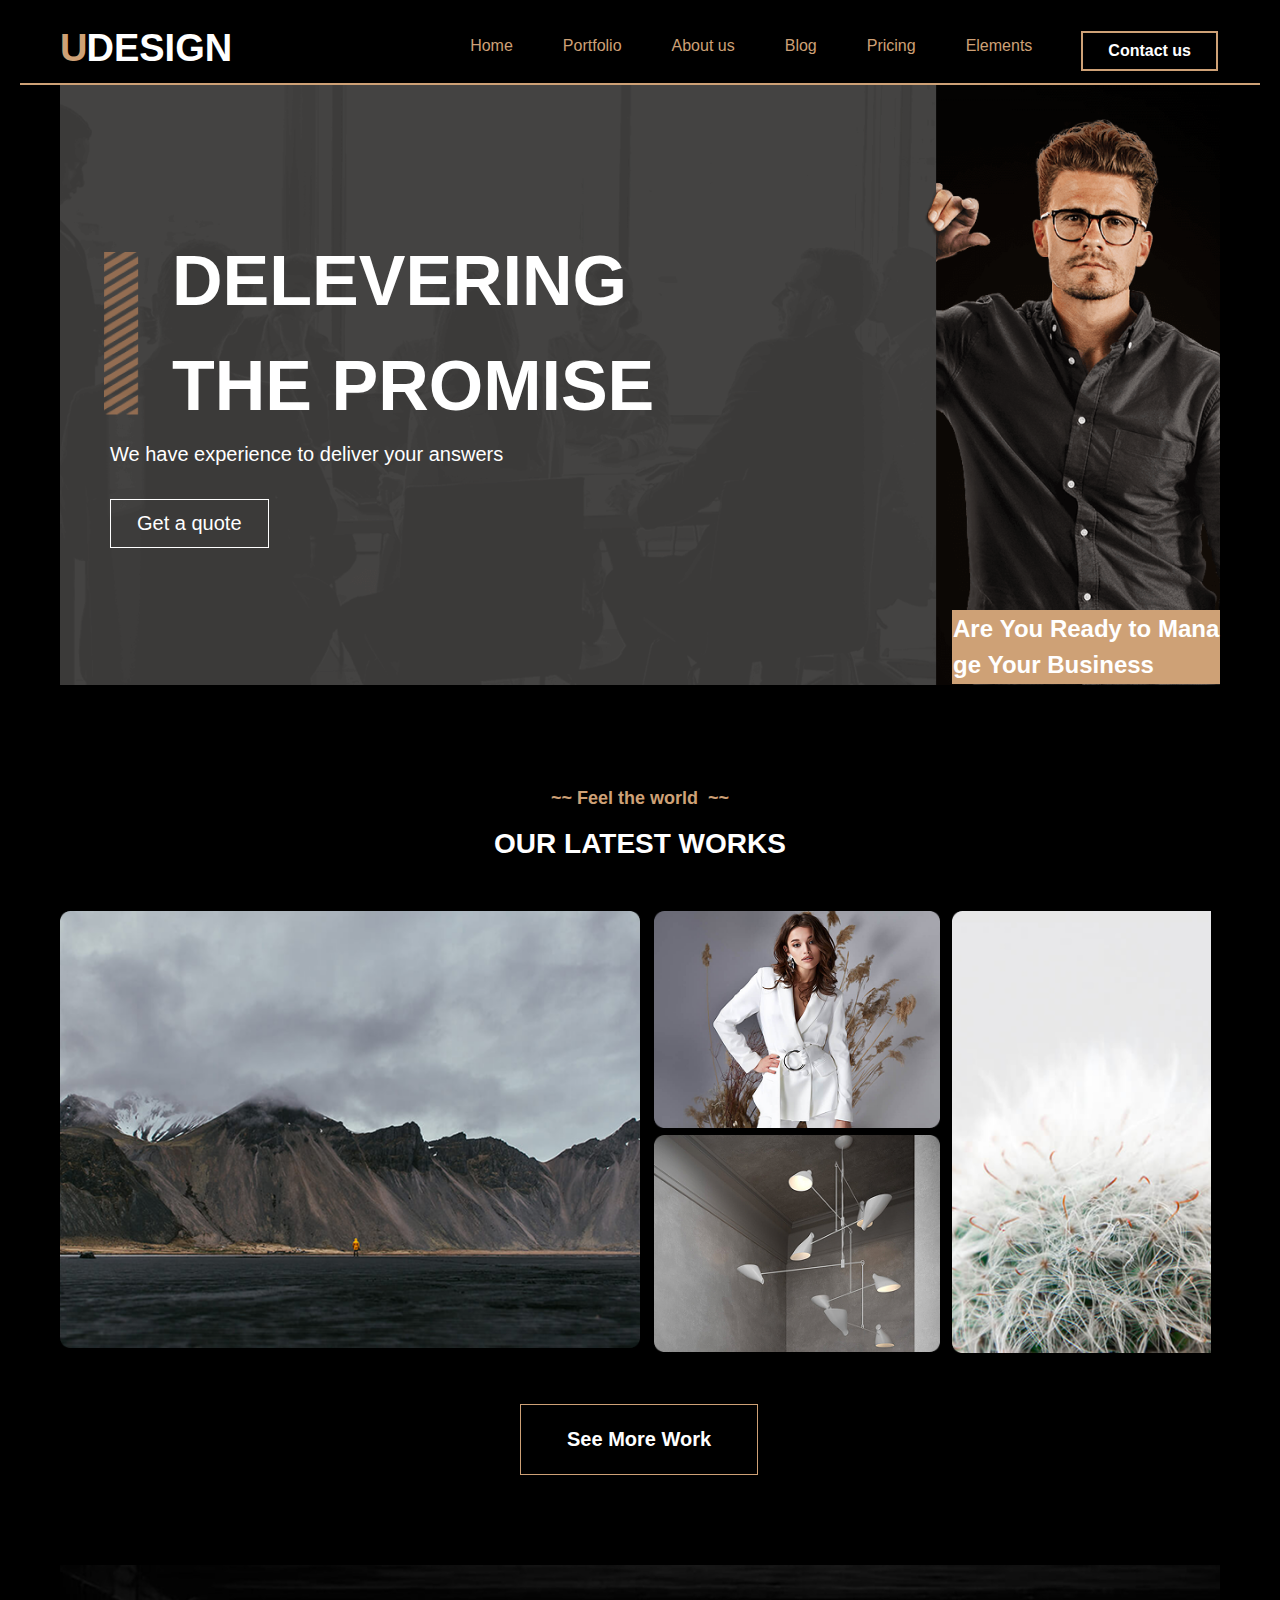
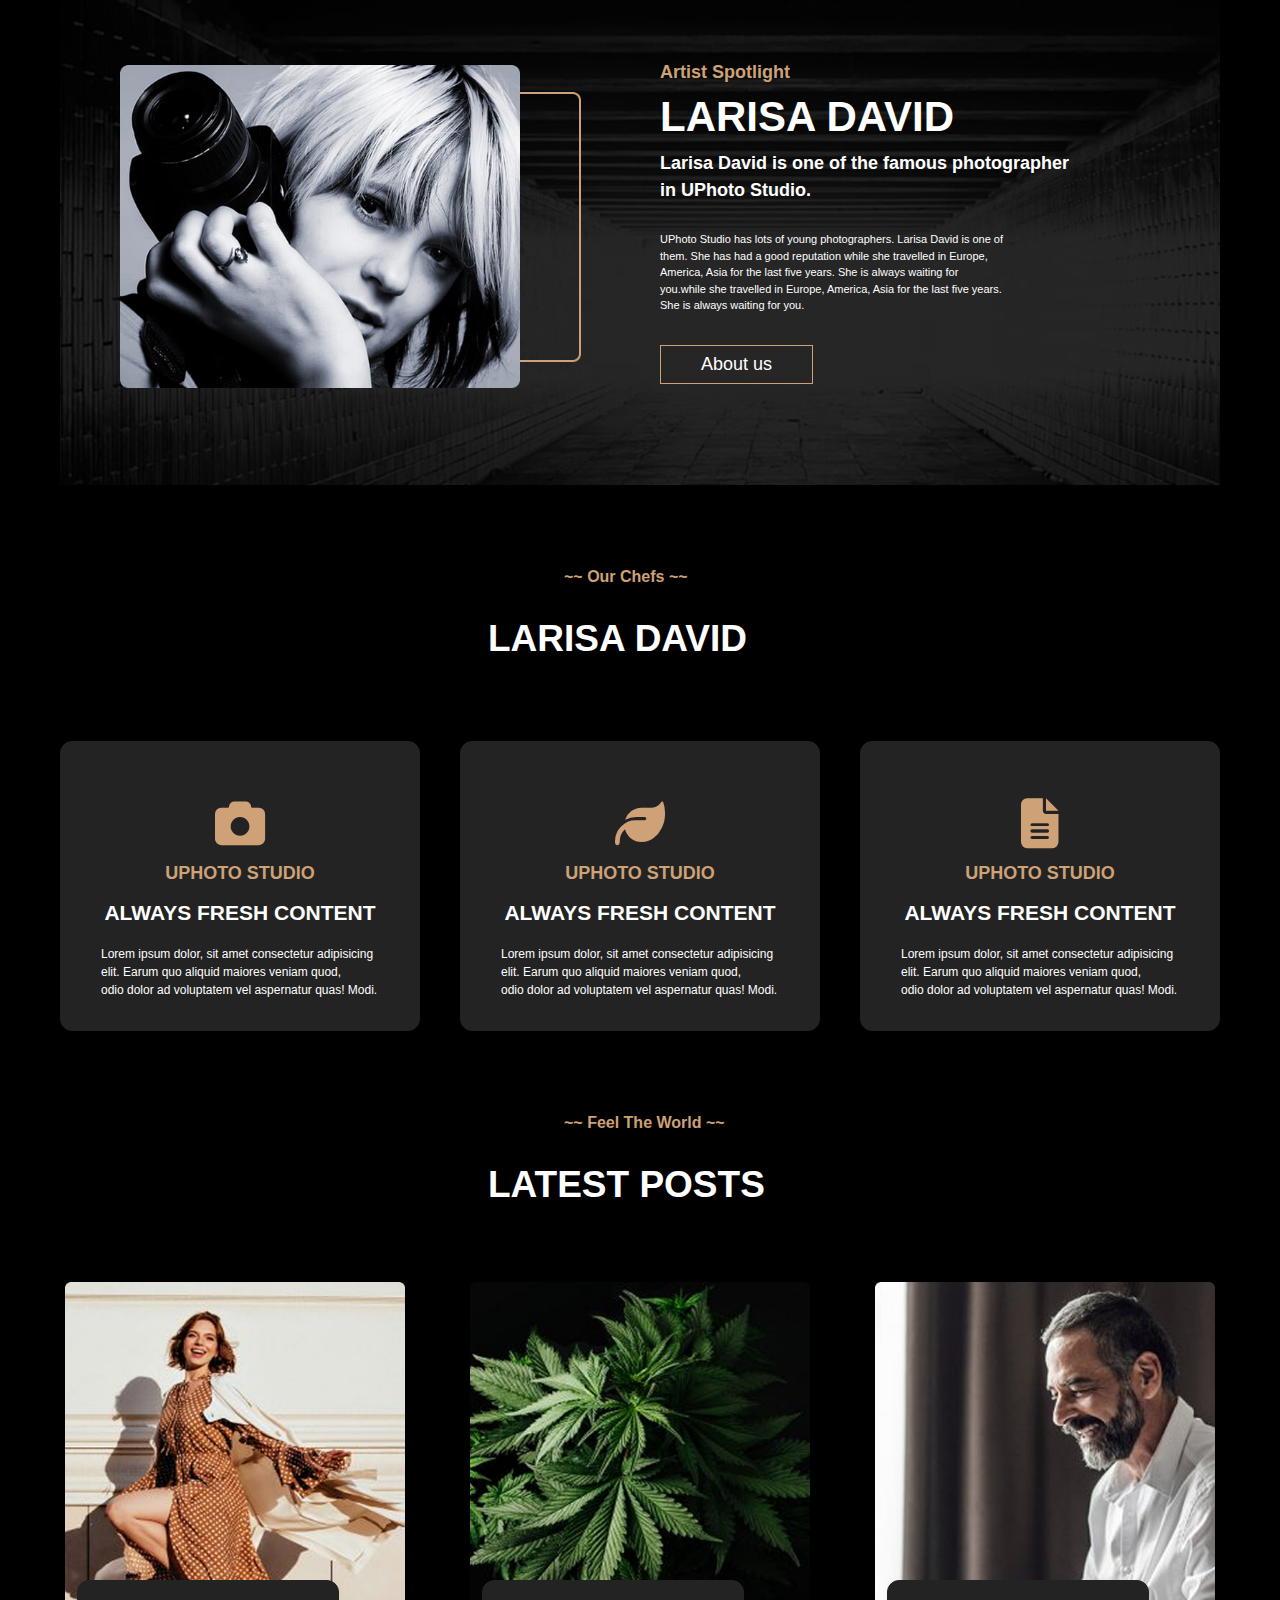
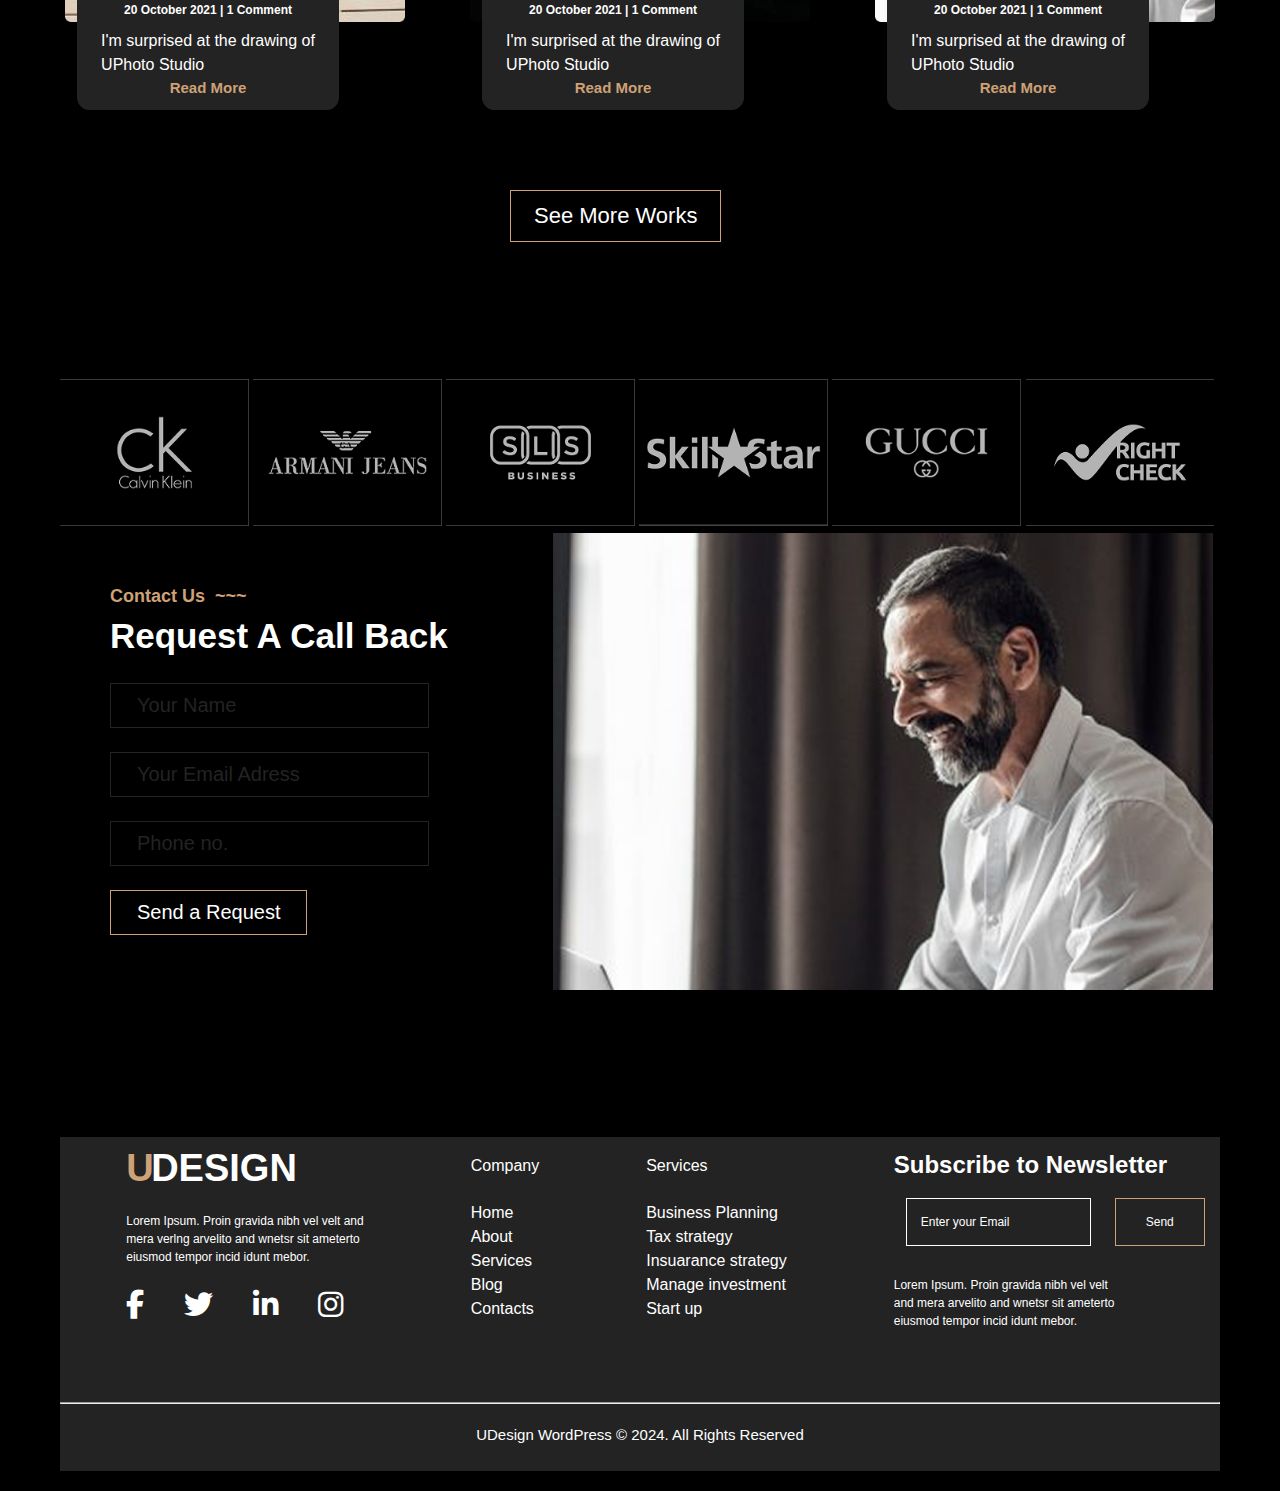
<file: index.html>
<!DOCTYPE html>
<html lang="en">
<head>
    <meta charset="UTF-8">
    <meta name="viewport" content="width=device-width, initial-scale=1.0">
    <title>udesign</title>
    <link rel="stylesheet" href="css/style.css">
    <link rel="stylesheet" href="https://cdnjs.cloudflare.com/ajax/libs/font-awesome/6.7.2/css/all.min.css ">
</head>
<body>
    <header class="header">
        <div class="container">
            <div class="logo">
                <span style="font-size: 38px; color: #cea176; font-weight: 700;">U</span>
                <span style="font-size: 38px; margin-left:-239px;font-weight: 700;">DESIGN</span>
                   <ul>
                    <li>Home</li>
                    <li>Portfolio</li>
                    <li>About us</li>
                    <li>Blog</li>
                    <li>Pricing</li>
                    <li>Elements</li>
                   </ul>  
                   <button class="btn">Contact us</button>
                </div>
              </div>
    </header>
    <section>
        <div class="container">
            <div class="banner">
             <img src="img/divider-1 1.png" alt="">
                         <h1>DELEVERING <br> THE PROMISE</h1>
                         <p>We have experience to deliver your answers</p>
                         <button class="btnn">Get a quote</button>
                         <h2>Are You Ready to Mana <br>ge Your Business</h2>
                </div>
              </div>
            </div>
    </section>
    <section>
        <div class="container">
            <div class="feel">
                <h3>~~&nbsp;Feel the world &nbsp;~~</h3>
                <h2>OUR LATEST WORKS</h2>
            </div>
            </div>
        </section>
         <section>
        <div class="container f-main">
            <div class="f-menu">
                <img src="img/Rectangle 8.png"alt="" >
            </div>
            <div class="f-mine">
                <div c>
                    <img src="img/Rectangle 10.png"alt="" >
                    <img src="img/Rectangle 11.png" alt="" >
                </div>
                <div class="f-male">
                    <img src="img/Rectangle 12.png" alt="" >
                </div>
                <button class="btnnn">See More Work</button>
            </div>
        </div>
        <div class="container">
        <button class="btnnn">See More Work</button>
    </div>
    </section>
    <section>
        <div class="container">
            <div class="fall">
               <img src="img/Rectangle 16.png" alt="" style="height: 270px;  position: absolute;
           margin-left: 449px; margin-top: 127px;">
              <img src="img/Rectangle 15.png" alt="" style="width: 400px;margin-top: 100px;
                 position: absolute; margin-left: 60px;">
                 <div class="falls">
                 <h3>Artist Spotlight</h3>
                 <h2>LARISA DAVID</h2>
                 <h5>Larisa David is one of the famous photographer <br> in UPhoto Studio.</h5>
                 <p>UPhoto Studio has lots of young photographers. Larisa David is one of <br>them. She has had a good reputation while she travelled in Europe, <br>America, Asia for the last five years. She is always waiting for <br> you.while she travelled in Europe, America, Asia for the last five years. <br> She is always waiting for you.</p>
                 <button class="btnnnn">About us</button>
            </div>
               </div>
        </div>
    </section>
    <section>
        <div class="container">
            <div class="law">
            <h4>~~&nbsp;Our Chefs&nbsp;~~</h4>
           <h2>LARISA DAVID</h2>
            </div>
        </div>
    </section>
    <section>
        <div class="container">
            <div class="you">
                <div class="zoom">
                    <i class="fa-solid fa-camera" style="color: #cea176; font-size: 50px;display: flex; justify-content: center; margin-top: 25px;"></i>
                    <h4>UPHOTO STUDIO</h4>
                    <h3>ALWAYS FRESH CONTENT</h3>
                    <p>Lorem ipsum dolor, sit amet consectetur adipisicing <br> elit. Earum quo aliquid maiores veniam quod,<br> odio dolor ad voluptatem vel aspernatur quas! Modi.</p>
                </div>
                <div class="zoom">
                    <i class="fa-solid fa-leaf" style="color: #cea176; font-size: 50px;display: flex;justify-content: center;margin-top: 25px;"></i>
                    <h4>UPHOTO STUDIO</h4>
                    <h3>ALWAYS FRESH CONTENT</h3>
                    <p>Lorem ipsum dolor, sit amet consectetur adipisicing <br> elit. Earum quo aliquid maiores veniam quod,<br> odio dolor ad voluptatem vel aspernatur quas! Modi.</p>
                </div>
                <div class="zoom">
                    <i class="fa-solid fa-file-lines" style="color: #cea176;  font-size: 50px;display: flex;justify-content: center;margin-top: 25px;"></i>
                    <h4>UPHOTO STUDIO</h4>
                    <h3>ALWAYS FRESH CONTENT</h3>
                    <p>Lorem ipsum dolor, sit amet consectetur adipisicing <br> elit. Earum quo aliquid maiores veniam quod,<br> odio dolor ad voluptatem vel aspernatur quas! Modi.</p>
                </div>
             </div>
              </div>
    </section>
    <section>
        <div class="container">
            <div class="law">
                <h4>~~&nbsp;Feel The World&nbsp;~~</h4>
                <h2>LATEST POSTS</h2>
           </div>
        </div>
    </section>
    <section>
        <div class="container">
            <div class="hill">
                <div class="fill">
                    <img src="img/Rectangle 21 (1).png" alt="">
                    <div class="nill">
                      <h5>20 October 2021 |  1 Comment</h5>
                      <p>I'm surprised at the drawing of <br> UPhoto Studio</p>
                      <h3>Read More</h3>
                    </div>
                </div>
                <div class="fill">
                    <img src="img/Rectangle 21 (2).png" alt="">
                    <div class="nill">
                      <h5>20 October 2021 |  1 Comment</h5>
                      <p>I'm surprised at the drawing of <br> UPhoto Studio</p>
                      <h3>Read More</h3>
                    </div>
                </div>
                <div class="fill">
                    <img src="img/Rectangle 21 (4).png" alt="">
                    <div class="nill">
                      <h5>20 October 2021 |  1 Comment</h5>
                      <p>I'm surprised at the drawing of <br> UPhoto Studio</p>
                      <h3>Read More</h3>
                      <button class="much">See More Works</button>
                    </div>
                </div>
            </div>
        </div>
    </section>
    <section>
        <div class="container">
            <div class="let">
                   <img src="img/Rectangle 25.png" alt="">                   
                   <img src="img/Rectangle 26.png" alt="">
                   <img src="img/Rectangle 27.png" alt="">
                   <img src="img/Rectangle 28.png" alt="">
                   <img src="img/Rectangle 29.png" alt="">
                   <img src="img/Rectangle 30.png" alt="">
          </div> 
        </div>
    </section>
    <section>
        <div class="container">
            <div class="get">
                <div class="get1">
                    <h3>Contact Us &nbsp;~~~</h3>
                    <h2>Request A Call Back</h2>
                   <form>
                        <label for="Your Name"></label>
                        <input type="text" id="Your Name" value="Your Name" style="font-size: 20px;padding: 10px 26px;
                        background-color: transparent;color: #232323;border: 1px solid #232323; cursor: pointer"><br><br>
                        <label for="Your Email Adress"></label>
                        <input type="text" id="Your Email Adress" value="Your Email Adress"style="font-size: 20px;
                        padding: 10px 26px;
                        background-color: transparent;color: #232323;border: 1px solid #232323;cursor: pointer;
                        "><br><br>
                        <label for="Phone no."></label>
                        <input type="text" id="Phone no." value="Phone no." style="font-size: 20px;padding: 10px 26px;background-color: transparent;color: #232323;border: 1px solid #232323;cursor: pointer;
                        "><br><br>
                        <button type="submit"style=" font-size: 20px;padding: 10px 26px;background-color: transparent;
                        color: #fff;border: 1px solid #cea176;cursor: pointer;
                        ">Send a Request</button>
                    </form>
                </div>
                <div class="net">
                    <img src="img/Rectangle 33.png" alt="">

                </div>
              </div>
            </div>
    </section>
    <footer>
        <div class="container">
            <div class="lift">
            <div class="wall">
                <div class="edge">
                    <span style="font-size: 38px; color: #cea176; font-weight: 700;">U</span>
                    <span style="font-size: 38px; margin-left:-7px;font-weight: 700;">DESIGN</span>
                    <p>Lorem Ipsum. Proin gravida nibh vel velt and <br> mera verlng arvelito and wnetsr sit ameterto <br>eiusmod tempor incid idunt mebor.</p>
                    <div class="icon">
                    <i class="fa-brands fa-facebook-f" style="margin-top: 24px; font-size: 29px;"></i>
                    <i class="fa-brands fa-twitter" style="margin-top: 24px; font-size: 29px;"></i>
                    <i class="fa-brands fa-linkedin-in" style="margin-top: 24px; font-size: 29px;"></i>
                    <i class="fa-brands fa-instagram" style="margin-top: 24px; font-size: 29px;"></i>
                </div>
                </div>
                <div class="list">
                    <ul>Company</ul>
                    <li>Home</li>
                    <li>About</li>
                    <li>Services</li>
                    <li>Blog</li>
                    <li>Contacts</li>
                  </div>
                  <div class="list">
                    <ul>Services</ul>
                    <li>Business Planning</li>
                    <li>Tax strategy</li>
                    <li>Insuarance strategy</li>
                    <li>Manage investment</li>
                    <li>Start up</li>
                  </div>
                  <div class="in">
                    <h2>Subscribe to Newsletter</h2>
                   <form style="display: flex;gap: 12px;">
                    <label for="Enter your Email"></label>
                    <input type="text" id="Enter your Email" value="Enter your Email" style="font-size: 12px; padding: 10px 14px;background-color: transparent;color:#fff;border: 1px solid #fff;cursor: pointer;
                    "><br><br>
                  <button type="submit" style=" font-size: 12px;padding:7px 30px;background-color: transparent;
             color: #fff;border: 1px solid #cea176;cursor: pointer;">Send</button>
                   </form>
                   <p>Lorem Ipsum. Proin gravida nibh vel velt <br> and mera  arvelito and wnetsr sit ameterto <br> eiusmod tempor incid idunt mebor.</p> 
                  </div>
                   </div><br><br><br><hr>
                   <h4 style=" font-size: 15px;font-weight: 500;display: flex;justify-content: center;margin-top: 20px;">UDesign WordPress © 2024. All Rights Reserved</h4> <br>
                </div>
            </div>
             </div>
    </footer>
</body>
</html>
</file>
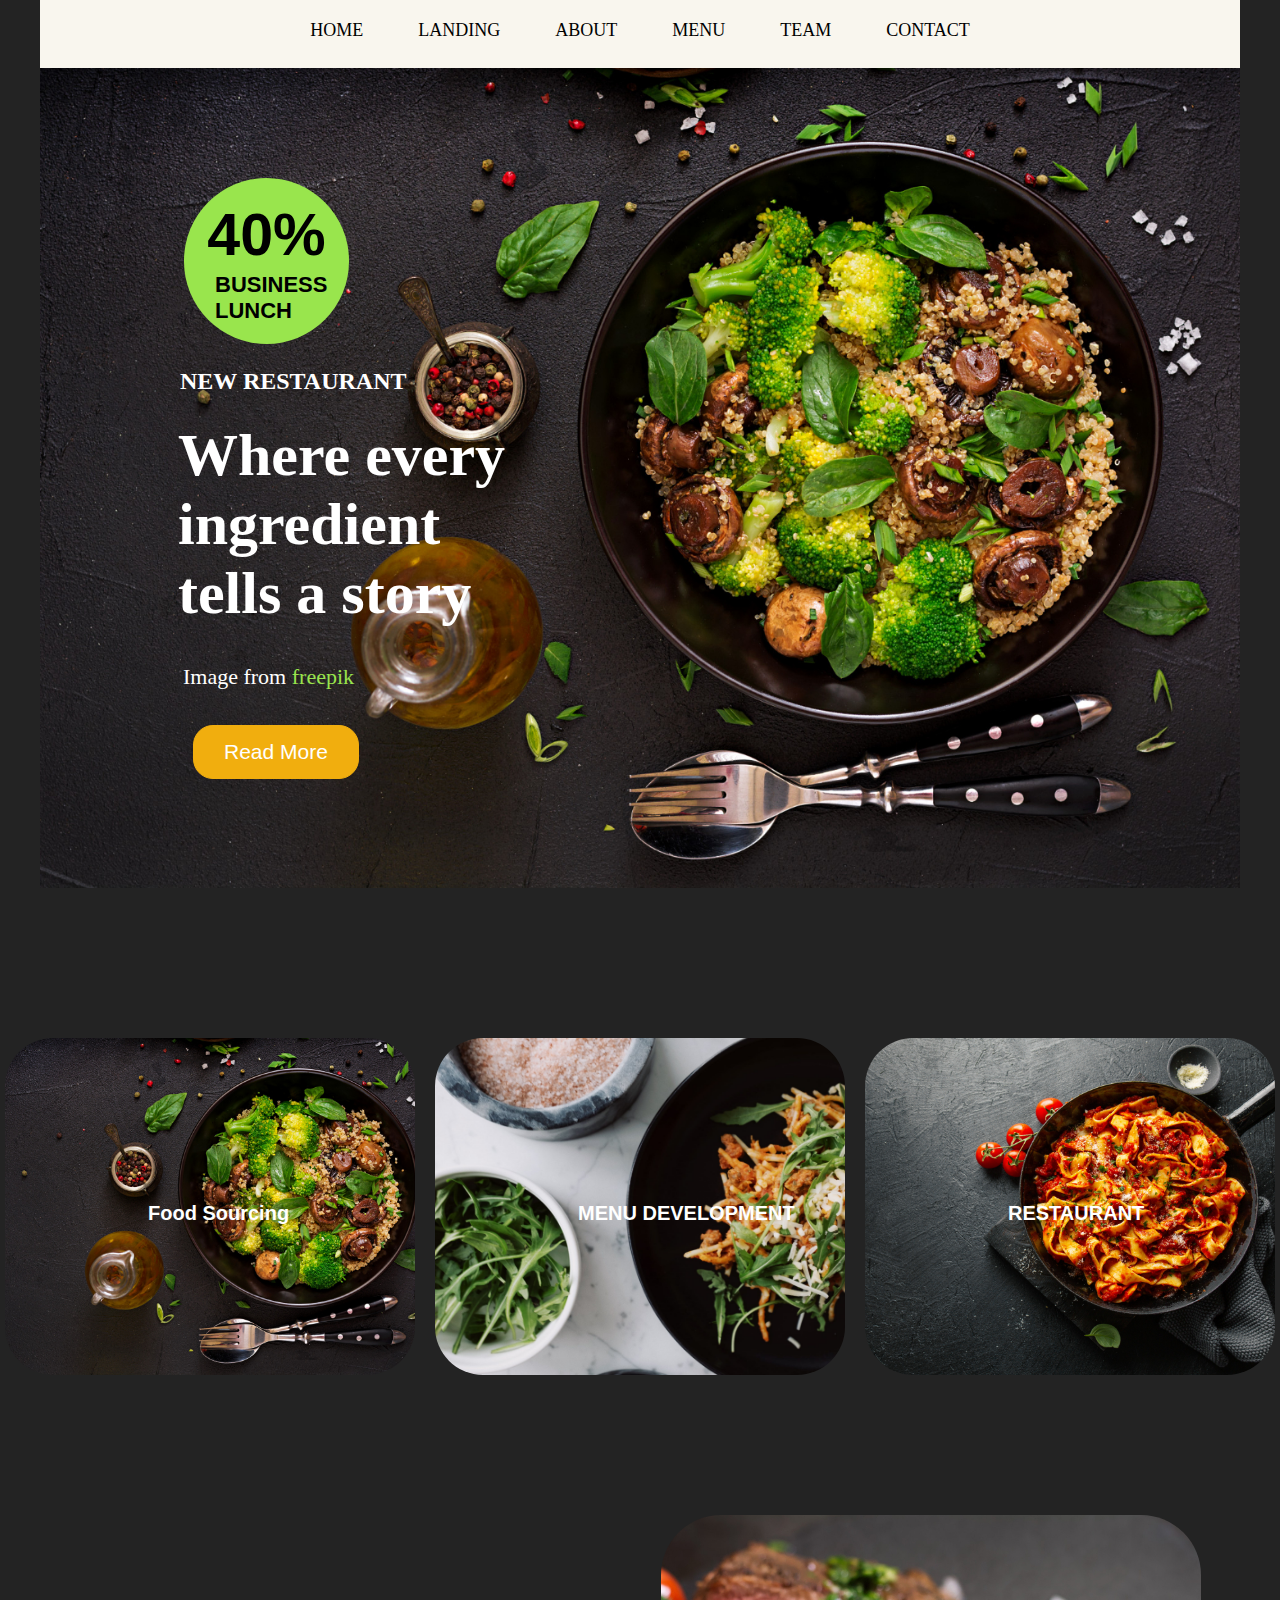
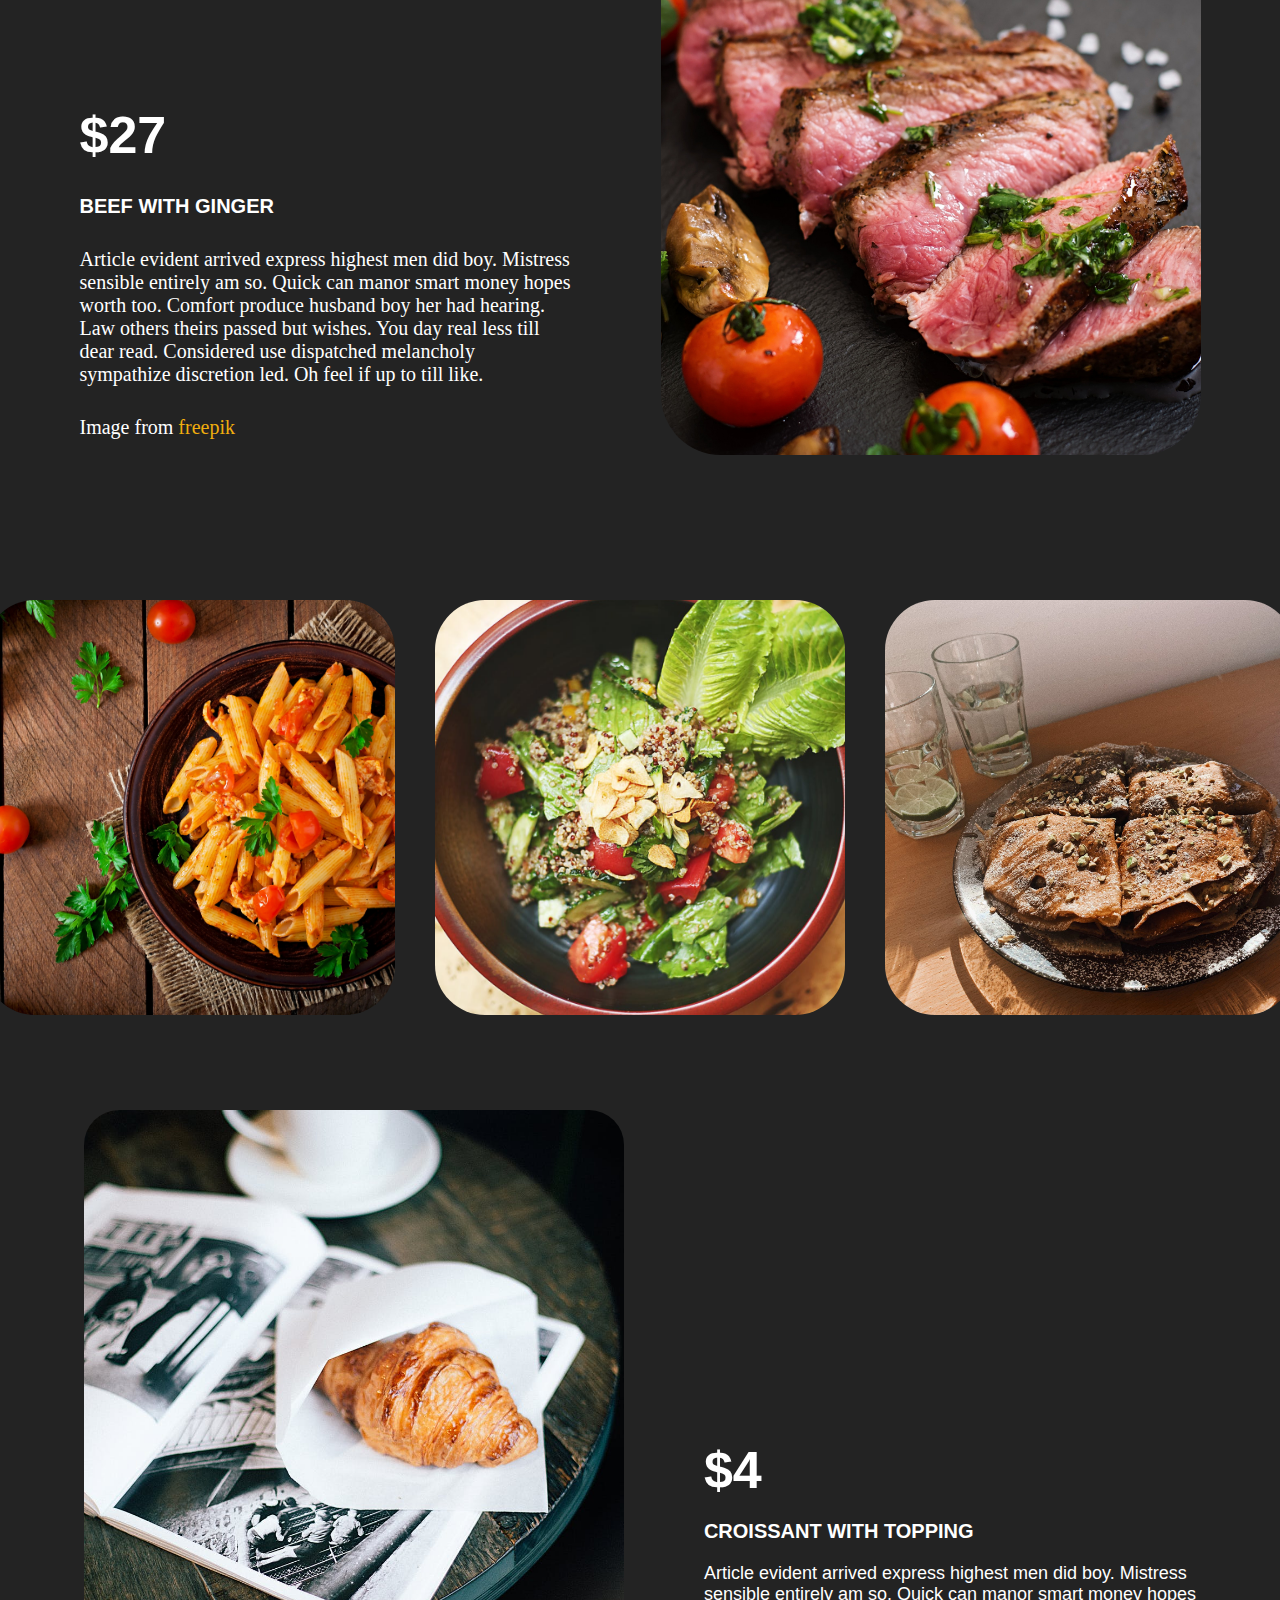
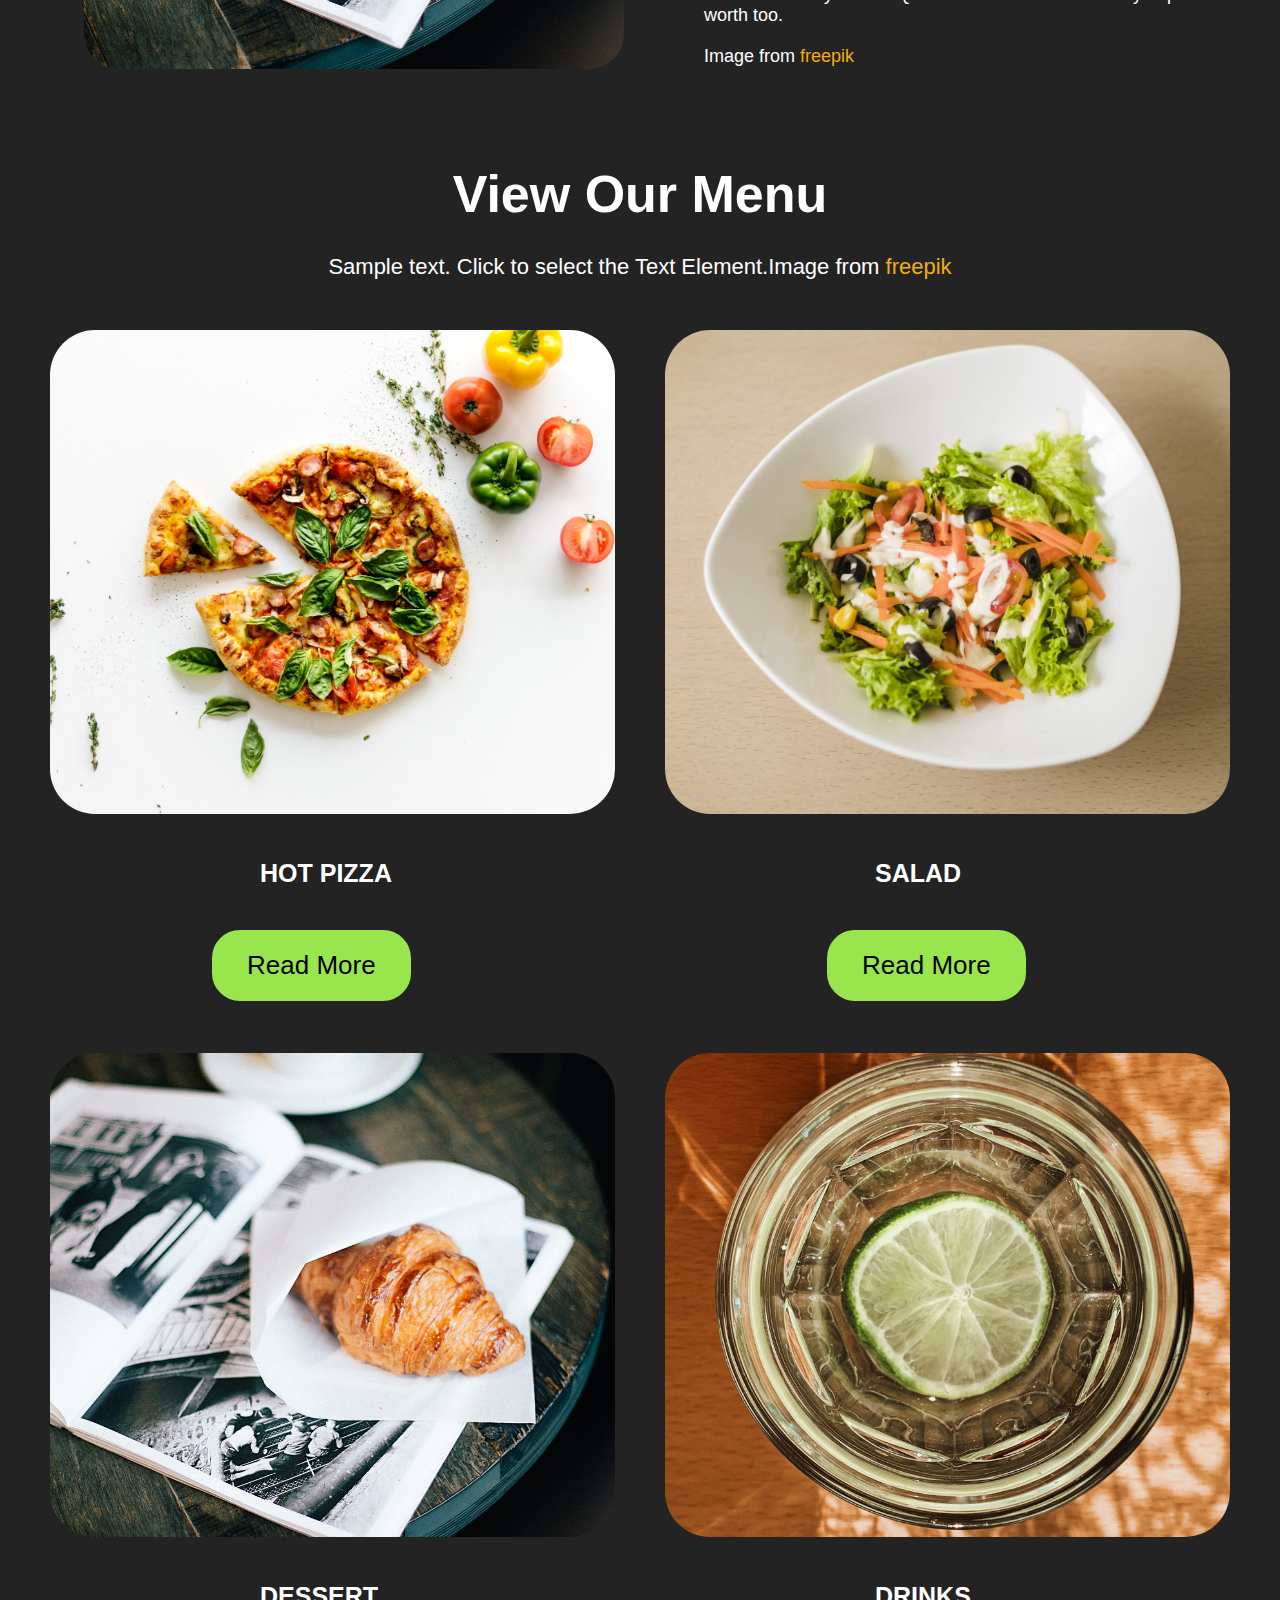
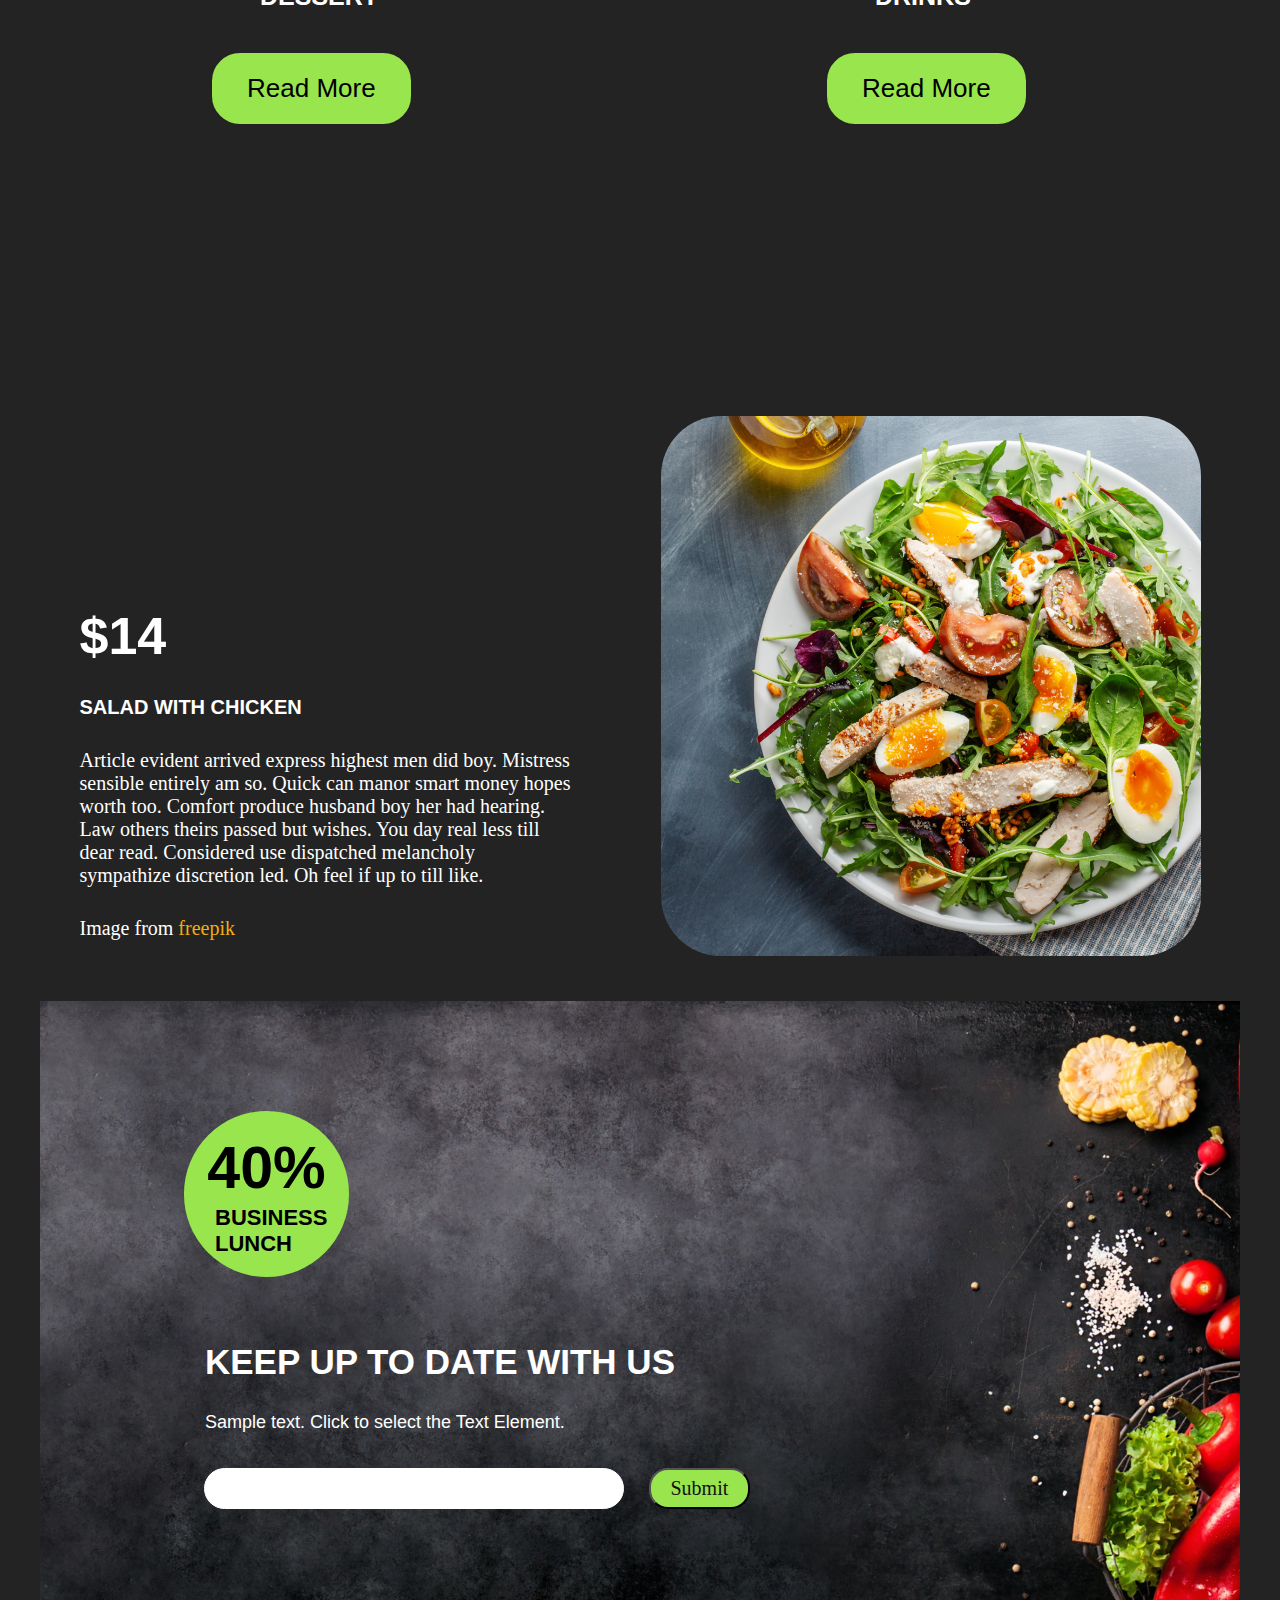
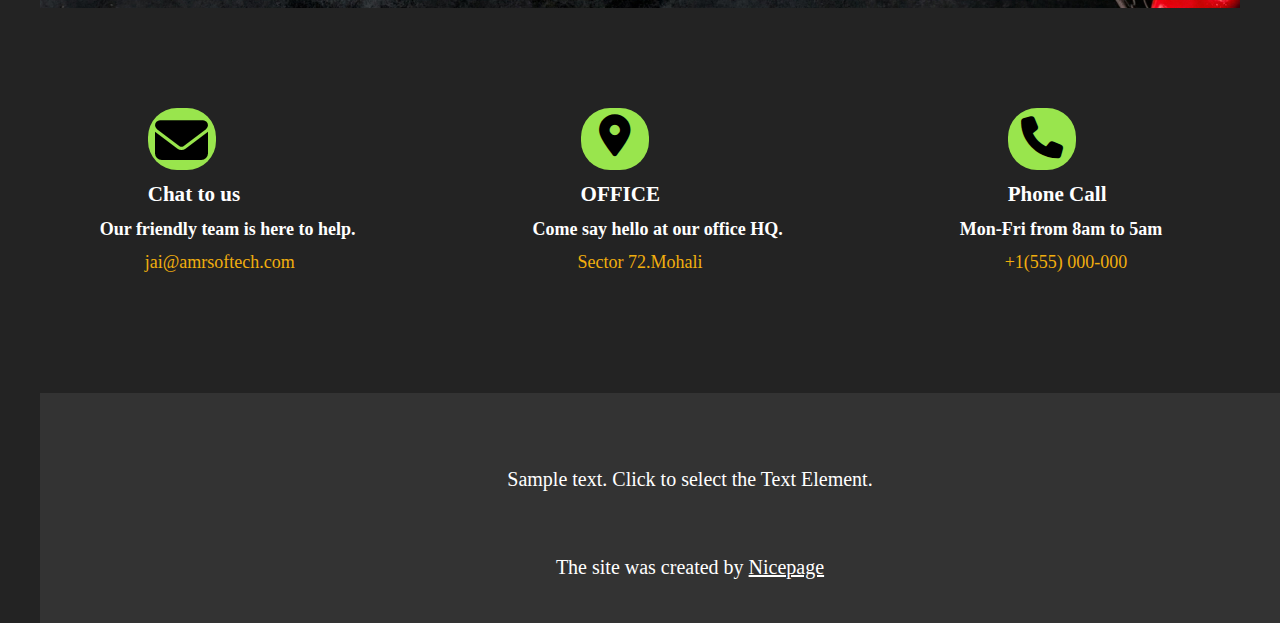
<file: int.html>
<!DOCTYPE html>
<html lang="en">
<head>
    <meta charset="UTF-8">
    <meta name="viewport" content="width=device-width, initial-scale=1.0">
    <title>Pizza</title>
    <link rel="stylesheet" href="css/style2.css">
    <link rel="stylesheet" href="https://cdnjs.cloudflare.com/ajax/libs/font-awesome/6.7.2/css/all.min.css">
</head>
<body>
    <header>
         <div class="container">
          <div class="head">
            <ul>
                <li>HOME</li>
                <li>LANDING</li>
                <li>ABOUT</li>
                <li>MENU</li>
                <li>TEAM</li>
                <li>CONTACT</li>
            </ul>
         </div>
         </div>
    </header>
    <section>
        <div class="container">
            <div class="banner">
                <div class="heads">
               <h2>40%</h2>
               <h6>BUSINESS <br>LUNCH</h6>
               <h5>NEW RESTAURANT</h5>
               <h1> Where every <br> ingredient <br> tells a story</h1>
               <p>Image from <a href="https://www.freepik.com/" style="color: #99e54d;text-decoration: none;
                cursor: pointer;">freepik</a></p>
                <button class="btn">Read More</button>
            </div>
          </div>
        </div>
    </section>
    <section>
        <div class="container">
            <div class="mean">
                <div class="menu">
                    <img src="img/food.jpg" alt="">
                    <h2>Food Sourcing</h2>
                  </div>
                  <div class="menu">
                    <img src="img/resort.jpeg" alt="">
                    <h2>MENU DEVELOPMENT</h2>
                  </div>
                  <div class="menu">
                    <img src="img/resort1.jpg" alt="">
                    <h2>RESTAURANT</h2>
                  </div>
            </div>
        </div>
    </section>
    <section>
        <div class="container">
            <div class="xtra">
                <div class="edge">
                    <h2>$27</h2>
                    <h6>BEEF WITH GINGER</h6>
                    <p> Article evident arrived express highest men did boy. Mistress <br> sensible entirely am so. Quick can manor smart money hopes  <br>worth too. Comfort produce husband boy her had hearing. <br>Law others theirs passed but wishes. You day real less till <br>dear read. Considered use dispatched melancholy <br>sympathize discretion led. Oh feel if up to till like. </p>
                    <p>Image from <a href="https://www.freepik.com/" style="color: #f1ae0e;text-decoration: none;
                cursor: pointer;">freepik</a></p>
                   </div>
                   <div class="edge1">
                    <img src="img/resort2.jpg" alt="">
                     </div>
                    </div>
                   </div>
    </section>
    <section>
        <div class="container">
            <div class="hill">
                <div class="hill1">
                    <img src="img/resort3.jpg" alt="">
                 </div>
                 <div class="hill1">
                    <img src="img/resort4.jpeg" alt="">
                 </div>
                 <div class="hill1">
                    <img src="img/resort5.jpeg" alt="">
                 </div>
            </div>
           </div>
    </section>
    <section>
        <div class="container">
            <div class="eve">
                <div class="raw">
                    <img src="img/resort6.jpeg" alt="">
                </div>
                 <div class="raw1">
                    <h2>$4</h2>
                    <h6>CROISSANT WITH TOPPING</h6>
                    <p>Article evident arrived express highest men did boy. Mistress <br>sensible entirely am so. Quick can manor smart money hopes <br> worth too.</p>
                    <p>Image from <a href="https://www.freepik.com/" style="color: #f1ae0e;text-decoration: none;
                cursor: pointer;">freepik</a></p>
                 </div>
            </div>
          </div>
    </section>
    <section>
        <div class="container">
            <div class="war">
            <h2>View Our Menu</h2>
            </div>
            <div class="war1">
                <p>Sample text. Click to select the Text Element.</p>
                <p>Image from <a href="https://www.freepik.com/" style="color: #f1ae0e;text-decoration: none;
                cursor: pointer;">freepik</a></p>
            </div>
          </div>
    </section>
    <section>
        <div class="container">
            <div class="ace">
                <div class="ace1">
                    <img src="img/resort7.jpg" alt="">
                    <h4>HOT PIZZA</h4>
                    <button class="btn1">Read More</button>
             </div>
             <div class="ace1">
                <img src="img/resort8.jpg" alt="">
                <h4>SALAD</h4>
                <button class="btn1">Read More</button>
         </div>
        </div>
    </div>
              </section>
    <section>
        <div class="container">
            <div class="ace">
         <div class="ace1">
            <img src="img/resort6.jpeg" alt="">
            <h4>DESSERT</h4>
            <button class="btn1">Read More</button>
     </div>
         <div class="ace1">
          <img src="img/resort9.jpeg" alt="">
          <h4>DRINKS</h4>
          <button class="btn1">Read More</button>
          </div>
             </div>
             </div>
    </section>
    <section>
        <div class="container">
            <div class="xtra">
                <div class="edge">
                    <h2>$14</h2>
                    <h6>SALAD WITH CHICKEN</h6>
                    <p> Article evident arrived express highest men did boy. Mistress <br> sensible entirely am so. Quick can manor smart money hopes  <br>worth too. Comfort produce husband boy her had hearing. <br>Law others theirs passed but wishes. You day real less till <br>dear read. Considered use dispatched melancholy <br>sympathize discretion led. Oh feel if up to till like. </p>
                    <p>Image from <a href="https://www.freepik.com/" style="color: #f1ae0e;text-decoration: none;
                cursor: pointer;">freepik</a></p>
                   </div>
                   <div class="edge1">
                    <img src="img/resort10.jpg" alt="">
                     </div>
                    </div>
                   </div>
    </section>
    <section>
        <div class="container">
            <div class="meal">
            <div class="heads">
                <h2>40%</h2>
                <h6>BUSINESS <br>LUNCH</h6>
                <h3>KEEP UP TO DATE WITH US</h3>
                <h4>Sample text. Click to select the Text Element.</h4>
                <div class="meal1">
                <form style="margin-top: 35px;">
                    <label for="YOUR NAME"></label>
                    <input type="text" id="YOUR NAME" style="font-size: 20px;padding: 8px 34px;background-color: #fff;
                     color: black;border: 1px solid #fff;cursor: pointer;border-radius:30px;  margin-left:-36px;  width: 420px;">
                   <button class="meal2">Submit</button>    
                 </form>
                   </div>
            </div>
         </div>
        </div>
    </section>
    <section>
        <div class="container">
            <div class="will">
            <div class="dil">
            <i class="fa-solid fa-envelope" style="background: #99e54d;font-size: 53px;color:#000;
            height: 62px;width: 68px;text-align: center;border-radius: 29px; margin-left: 30px;padding: 6px;"></i>
            <h3>Chat to us</h3>
            <h4>Our friendly team is here to help.</h4>
            <h5>jai@amrsoftech.com</h5>
            </div>
            <div class="dil">
                <i class="fa-solid fa-location-dot"style="background: #99e54d;font-size: 42px; color: #000;
                height: 62px;width: 68px;text-align: center;border-radius: 29px; margin-left: 30px;padding: 6px;"></i>
                <h3>OFFICE</h3>
                <h4>Come say hello at our office HQ.</h4>
                <h5>Sector 72.Mohali</h5>
        </div>
        <div class="dil">
            <i class="fa-solid fa-phone"style="background: #99e54d;font-size: 42px;color: #000;
            height: 62px;width: 68px;text-align: center;border-radius: 29px; margin-left: 30px;padding: 8px;"></i>
            <h3>Phone Call </h3>
            <h4>Mon-Fri from 8am to 5am</h4>
            <h5>+1(555) 000-000</h5>
            </div>
        </div>
    </section>
    <footer>
        <div class="container">
            <div class="mill">
                <h4>Sample text. Click to select the Text Element.</h4>
                <p>The site was created by <a href="https://nicepage.com/" style="  color: #fff;">Nicepage</a></p>
           </div>
         </div>
    </footer>
</body>
</html>
</file>
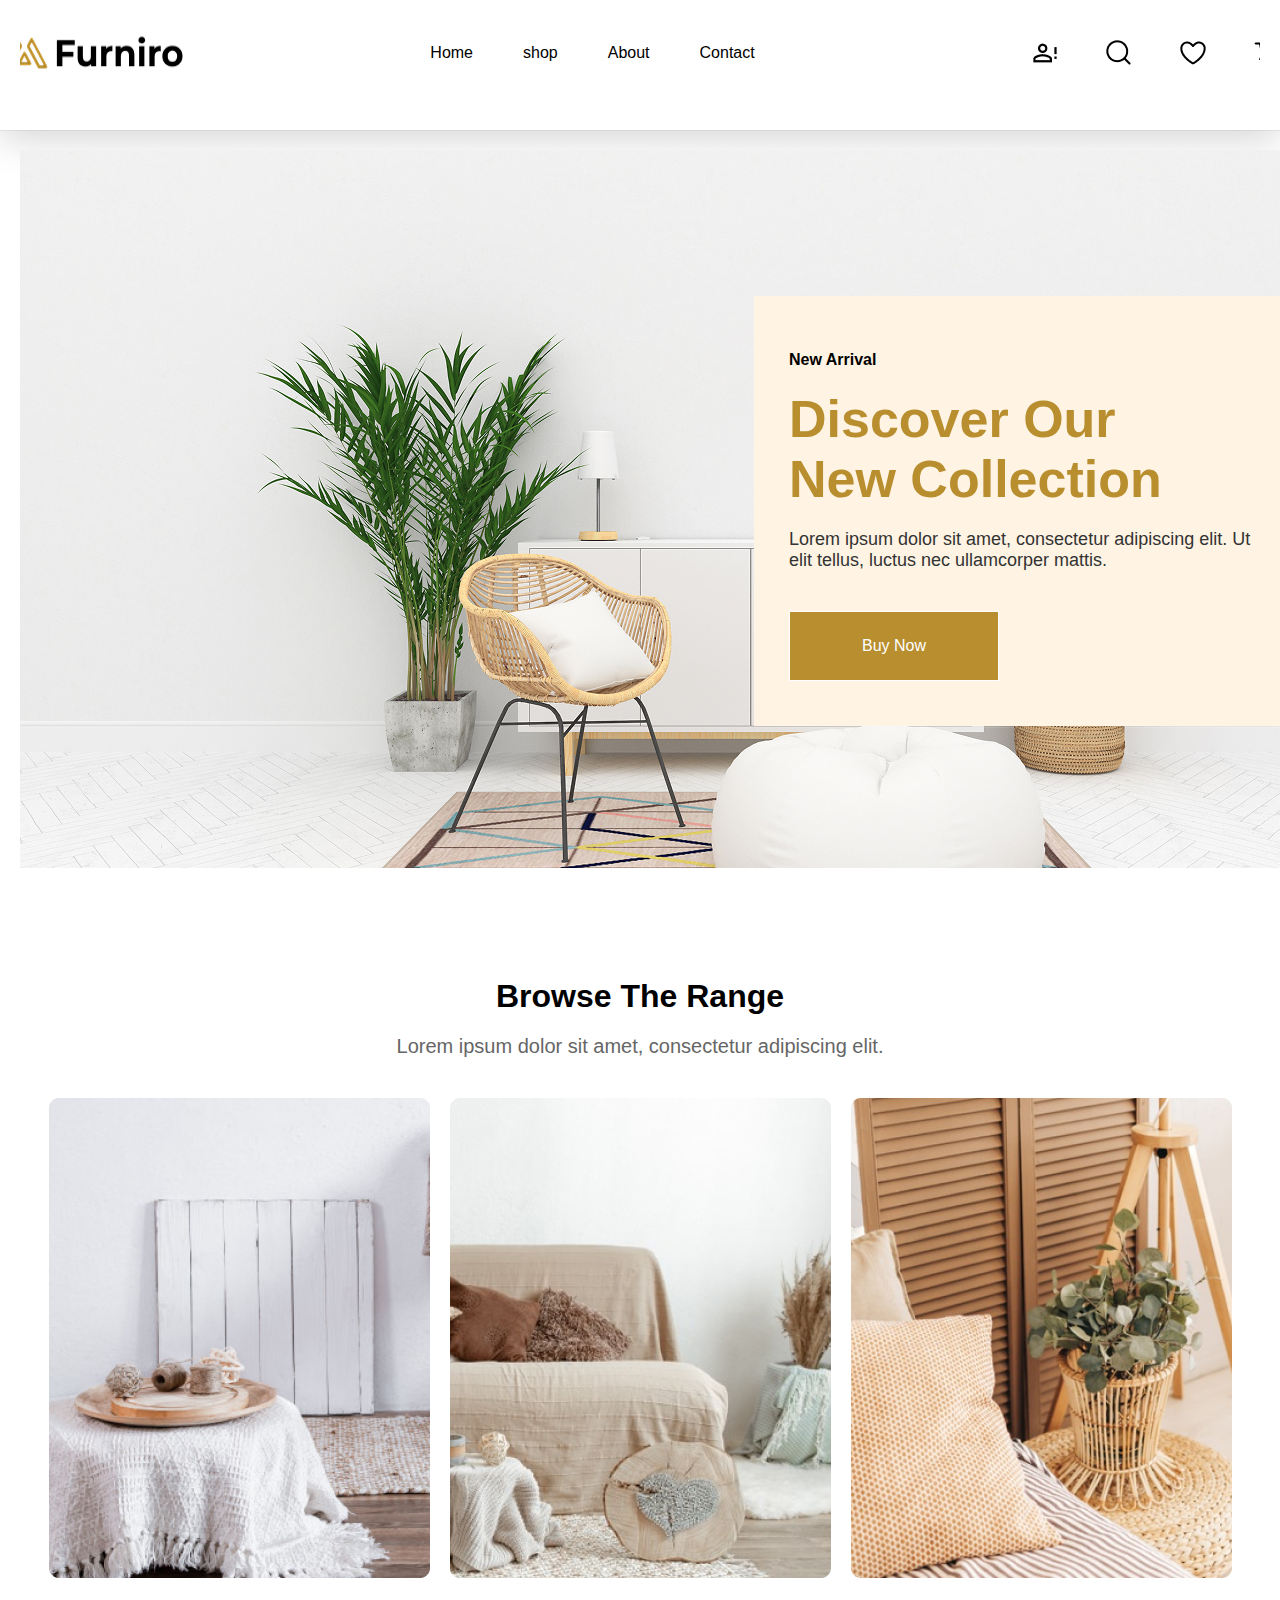
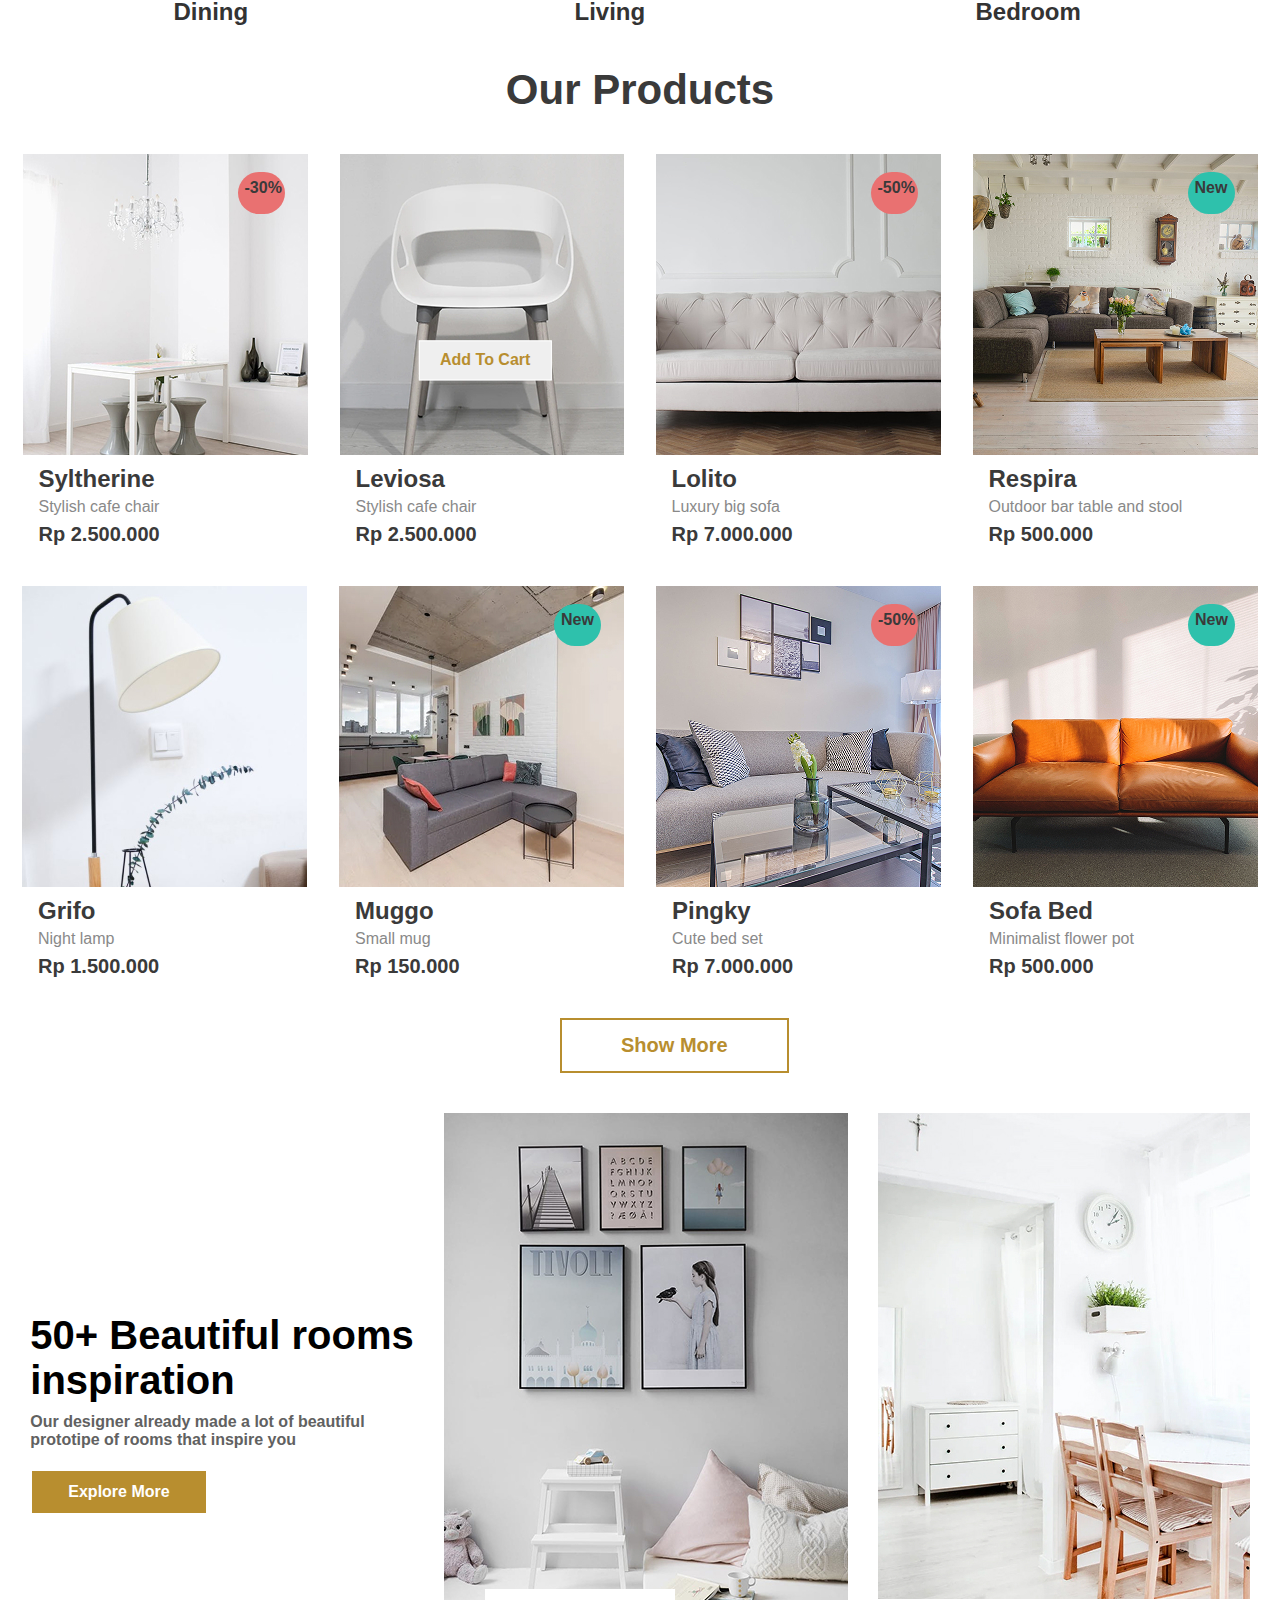
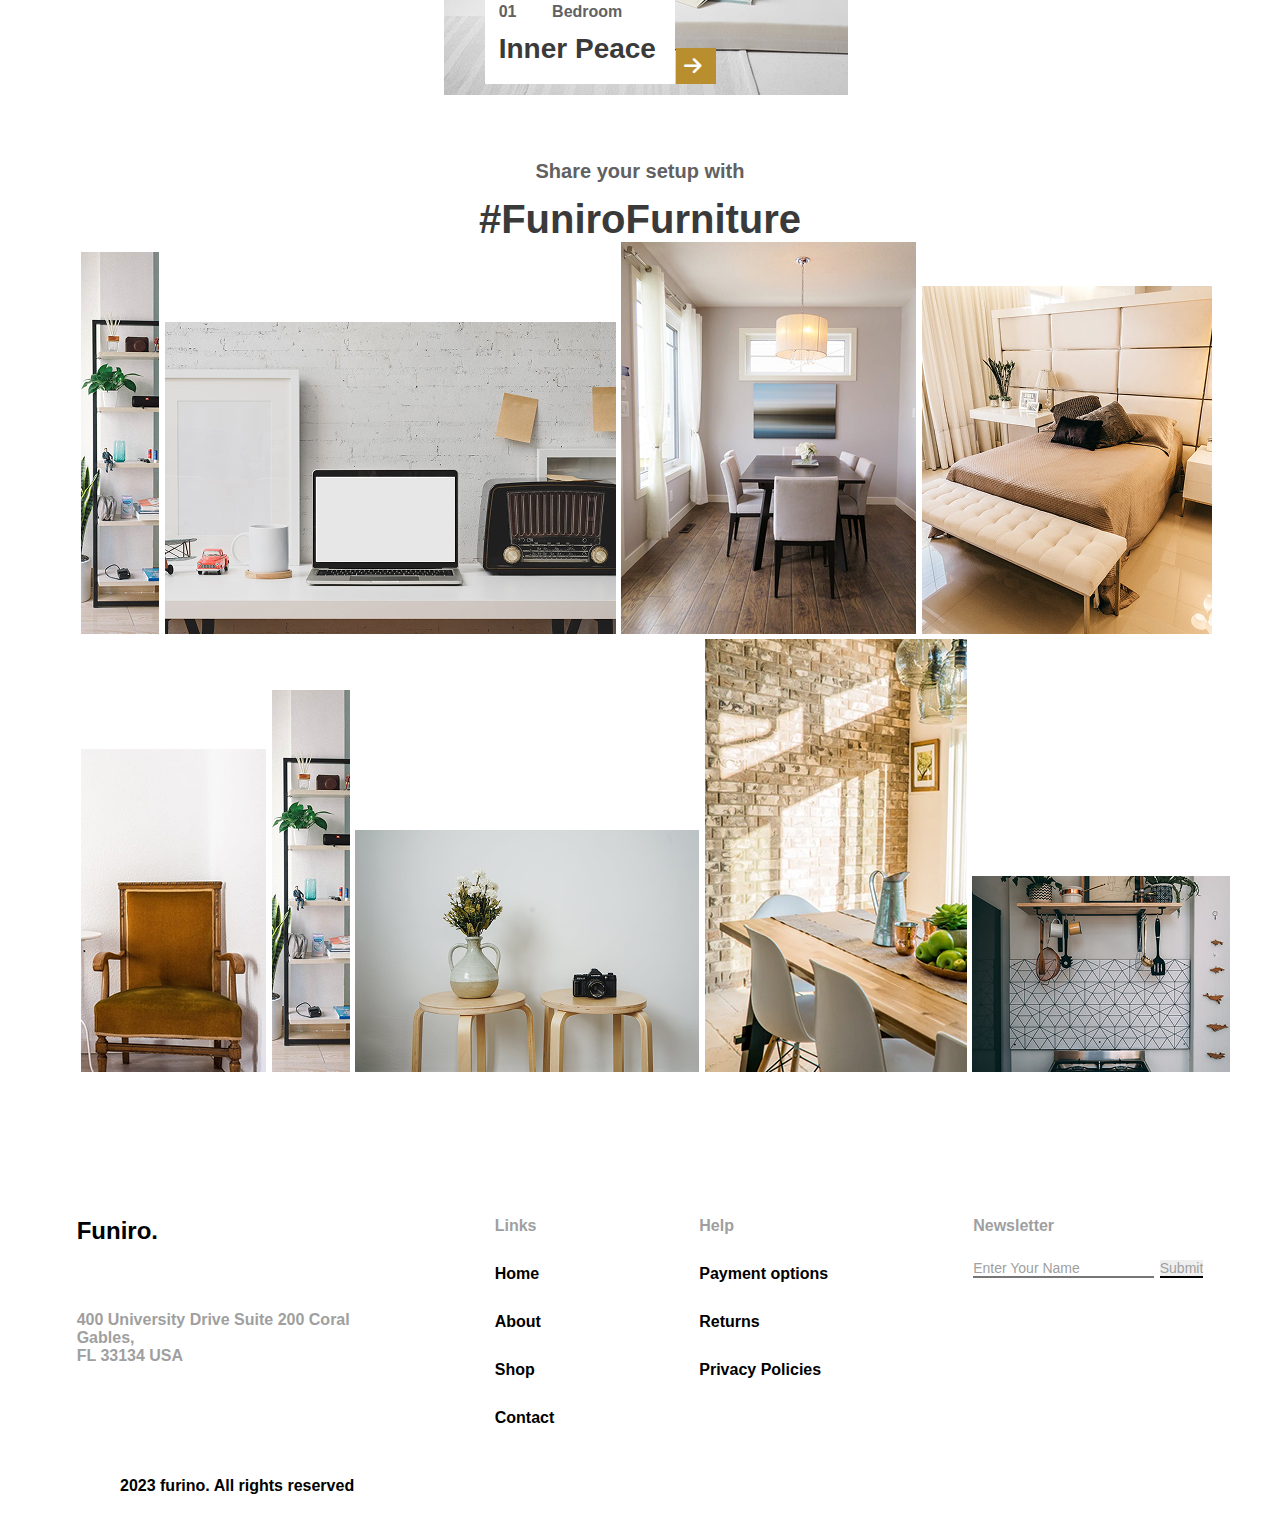
<file: kids.html>
<!DOCTYPE html>
<html lang="en">
<head>
    <meta charset="UTF-8">
    <meta name="viewport" content="width=device-width, initial-scale=1.0">
    <title>shop</title>
    <link rel="stylesheet" href="css/stylek.css">
    <link rel="stylesheet" href="https://cdnjs.cloudflare.com/ajax/libs/font-awesome/6.7.2/css/all.min.css">
</head>
<body>
    <header>
        <div class="container">
            <div class="one">
                    <img src="img/Frame 168.jpg" alt="" style="height: 45px;width: 185px;">
                    <ul>
                        <li>Home</li>
                        <li>shop</li>
                        <li>About</li>
                        <li>Contact</li>
                    </ul>
                <img src="img/fram1.jpg" alt="" style="height: 28px;cursor: pointer; width: 28px;margin-left: 140px; margin-top: 9px;">
                <img src="img/fram3.jpg" alt="" style="height: 28px;cursor: pointer;width: 28px;margin-left: -90px; margin-top: 9px;">
                <img src="img/fram2.jpg" alt="" style="height: 28px;cursor: pointer;width: 28px;margin-left: -90px; margin-top: 9px;">
                <img src="img/fram4.jpg" alt="" style="height: 28px;cursor: pointer;width: 28px;margin-left: -90px; margin-top: 9px;">
            </div>
            </div>
    </header>
    <section>
        <div class="container">
            <div class="two">
                <div class="two1">
                     <h3>New Arrival</h3>
                     <h1>Discover Our <br> New Collection</h1>
                     <p>Lorem ipsum dolor sit amet, consectetur adipiscing elit. Ut <br> elit tellus, luctus nec ullamcorper mattis.</p>
                     <button class="btn">Buy Now</button>
                </div>
            </div>
        </div>
    </section>
    <section>
        <div class="container">
            <div class="three">
                <h3>Browse The Range</h3>
                <p>Lorem ipsum dolor sit amet, consectetur adipiscing elit.</p>
                  </div>
                  </div>
                 </div>
    </section>
    <section>
        <div class="container">
            <div class="four">
                <div class="four1">
                    <img src="img/fram6.jpg" alt="">
                    <h5>Dining</h5>
                 </div>
                 <div class="four1">
                    <img src="img/fram7.jpg" alt="">
                    <h5>Living</h5>
                 </div>
                 <div class="four1">
                    <img src="img/fram8.jpg" alt="">
                    <h5>Bedroom</h5>
                 </div>
                 </div>
                </div>
    </section>
    <section>
        <div class="container">
            <div class="five">
                <h3>Our Products</h3>
                  </div>
                  </div>
             </section>
             <section>
                <div class="container">
                    <div class="six">
                        <div class="six1">
                            <img src="img/fram9.jpg" alt="">
                            <h6 style="position: absolute; margin-top: -288px;background: #E97171;margin-left: 215px; width: 47px;text-align: center;height: 42px;border-radius: 112px;font-size: 16px; padding: 7px;">-30%</h6>
                             <h3>Syltherine</h3>
                             <h5>Stylish cafe chair</h5>
                             <h6>Rp 2.500.000</h6>
                        </div>
                        <div class="six2">
                            <div class="productImage">
                                <img src="img/fram10.jpg" alt="">
                            </div>
                            <div class="product-button">
                                <button class="btn1">Add To Cart</button> 
                            </div>
                              <h3>Leviosa</h3>
                             <h5>Stylish cafe chair</h5>
                             <h6>Rp 2.500.000</h6>
                        </div>
                        <div class="six1">
                            <img src="img/fram11.jpg" alt="">
                            <h6 style="position: absolute; margin-top: -288px;background: #E97171;margin-left: 215px; width: 47px;text-align: center;height: 42px;border-radius: 112px;font-size: 16px; padding: 7px;">-50%</h6>
                             <h3>Lolito</h3>
                             <h5>Luxury big sofa</h5>
                             <h6>Rp 7.000.000</h6>
                        </div>
                        <div class="six1">
                            <img src="img/fram12.jpg" alt="">
                            <h6 style="position: absolute; margin-top: -288px;background: #2EC1AC;margin-left: 215px; width: 47px;text-align: center;height: 42px;border-radius: 112px;font-size: 16px; padding: 7px;">New</h6>
                             <h3>Respira</h3>
                             <h5>Outdoor bar table and stool</h5>
                             <h6>Rp 500.000</h6>
                        </div> 
                      </div>
                 </div>
                 <div class="container">
                    <div class="six4">
                        <div class="six3">
                            <img src="img/fram13.jpg" alt="">
                             <h3>Grifo</h3>
                             <h5>Night lamp</h5>
                             <h6>Rp 1.500.000</h6>
                        </div>
                        <div class="six1">
                            <img src="img/fram14.jpg" alt="">
                            <h6 style="position: absolute; margin-top: -288px;background: #2EC1AC;margin-left: 215px; width: 47px;text-align: center;height: 42px;border-radius: 112px;font-size: 16px; padding: 7px;">New</h6>
                             <h3>Muggo</h3>
                             <h5>Small mug</h5>
                             <h6>Rp 150.000</h6>
                        </div> 
                        <div class="six1">
                            <img src="img/fram15.jpg" alt="">
                            <h6 style="position: absolute; margin-top: -288px;background: #E97171;margin-left: 215px; width: 47px;text-align: center;height: 42px;border-radius: 112px;font-size: 16px; padding: 7px;">-50%</h6>
                             <h3>Pingky</h3>
                             <h5>Cute bed set</h5>
                             <h6>Rp 7.000.000</h6>
                        </div>
                        <div class="six1">
                            <img src="img/fram16.jpg" alt="">
                            <h6 style="position: absolute; margin-top: -288px;background: #2EC1AC;margin-left: 215px; width: 47px;text-align: center;height: 42px;border-radius: 112px;font-size: 16px; padding: 7px;">New</h6>
                             <h3>Sofa Bed</h3>
                             <h5>Minimalist flower pot</h5>
                             <h6>Rp 500.000</h6>
                        </div>
                    </div>
                    <button class="btn3">Show More</button>
                </div>
             </section>
             <section>
                <div class="container">
                    <div class="ten">
                        <div class="ten1">
                            <h2>50+ Beautiful rooms <br>inspiration</h2>
                            <p>Our designer already made a lot of beautiful <br>prototipe of rooms that inspire you</p>
                        <button class="btn4">Explore More</button>
                        </div>
                             <div class="ten2">
                            <img src="img/fram17.jpg" alt="" style="position: relative;">
                            <div class="ten5">
                                <h4>01 &nbsp;&nbsp;&nbsp;&nbsp;&nbsp;&nbsp;&nbsp;Bedroom</h4>
                                <h3>Inner Peace</h3>
                                <i class="fa-solid fa-arrow-right" style="margin-left: 177px;background:#B88E2F;height: 36px;width: 40px;padding: 8px;position: absolute; color: #fff;margin-top: -17px;"></i>

                            </div>
                            </div>
                         <div class="ten3">
                            <img src="img/fram18.jpg" alt=""> 
                        </div> 
                     </div>
                </div>
             </section>
             <section>
                <div class="container">
                   <div class="tell">
                            <h4>Share your setup with</h4>
                            <h3>#FuniroFurniture</h3>
                         </div>
                    <div class="cell">
                            <img src="img/fram27.jpg" alt=""style="margin-left: 61px;">
                          <img src="img/fram19.jpg" alt="">
                          <img src="img/fram21.jpg" alt="">
                          <img src="img/fram24.jpg" alt="">
                          <img src="img/fram22.jpg" alt=""style="margin-left: 61px;">
                          <img src="img/fram27.jpg" alt="">
                          <img src="img/fram20.jpg" alt="">
                          <img src="img/fram25.jpg" alt="">
                          <img src="img/fram26.jpg" alt="">
                          </div>
                        </div>
             </section>
             <footer>
                <div class="container">
                    <div class="well">
                        <div class="dil">
                            <h3>Funiro.</h3>
                            <p>400 University Drive Suite 200 Coral <br> Gables,<br> FL 33134 USA</p>
                            </div>
                            <div class="dil1">
                                <ul>Links</ul>
                                <li>Home</li>
                                <li>About</li>
                                <li>Shop</li>
                                <li>Contact</li>
                             </div>
                             <div class="dil1">
                             <ul>Help</ul>
                             <li>Payment options</li>
                             <li>Returns</li>
                             <li>Privacy Policies</li>
                               </div>
                               <div class="dil2">
                                <h4>Newsletter</h4>
                                <input type="text" id="Enter Your Name" value="Enter Your Name" style="margin-top: 25px;
                                color: #9F9F9F;font-size: 14px;border-top: 3px;border-left-width: inherit;border-right-width: inherit;">
                                 <input type="Submit" style="margin-top: 25px;
                                color: #9F9F9F;font-size: 14px;border-top: 3px;border-left-width: inherit;border-right-width: inherit;">
                               </div>
                              </div>
                              <div class="sill">
                                <p>2023 furino. All rights reserved</p>

                              </div>

                </div>
             </footer>
</body>
</html>
</file>
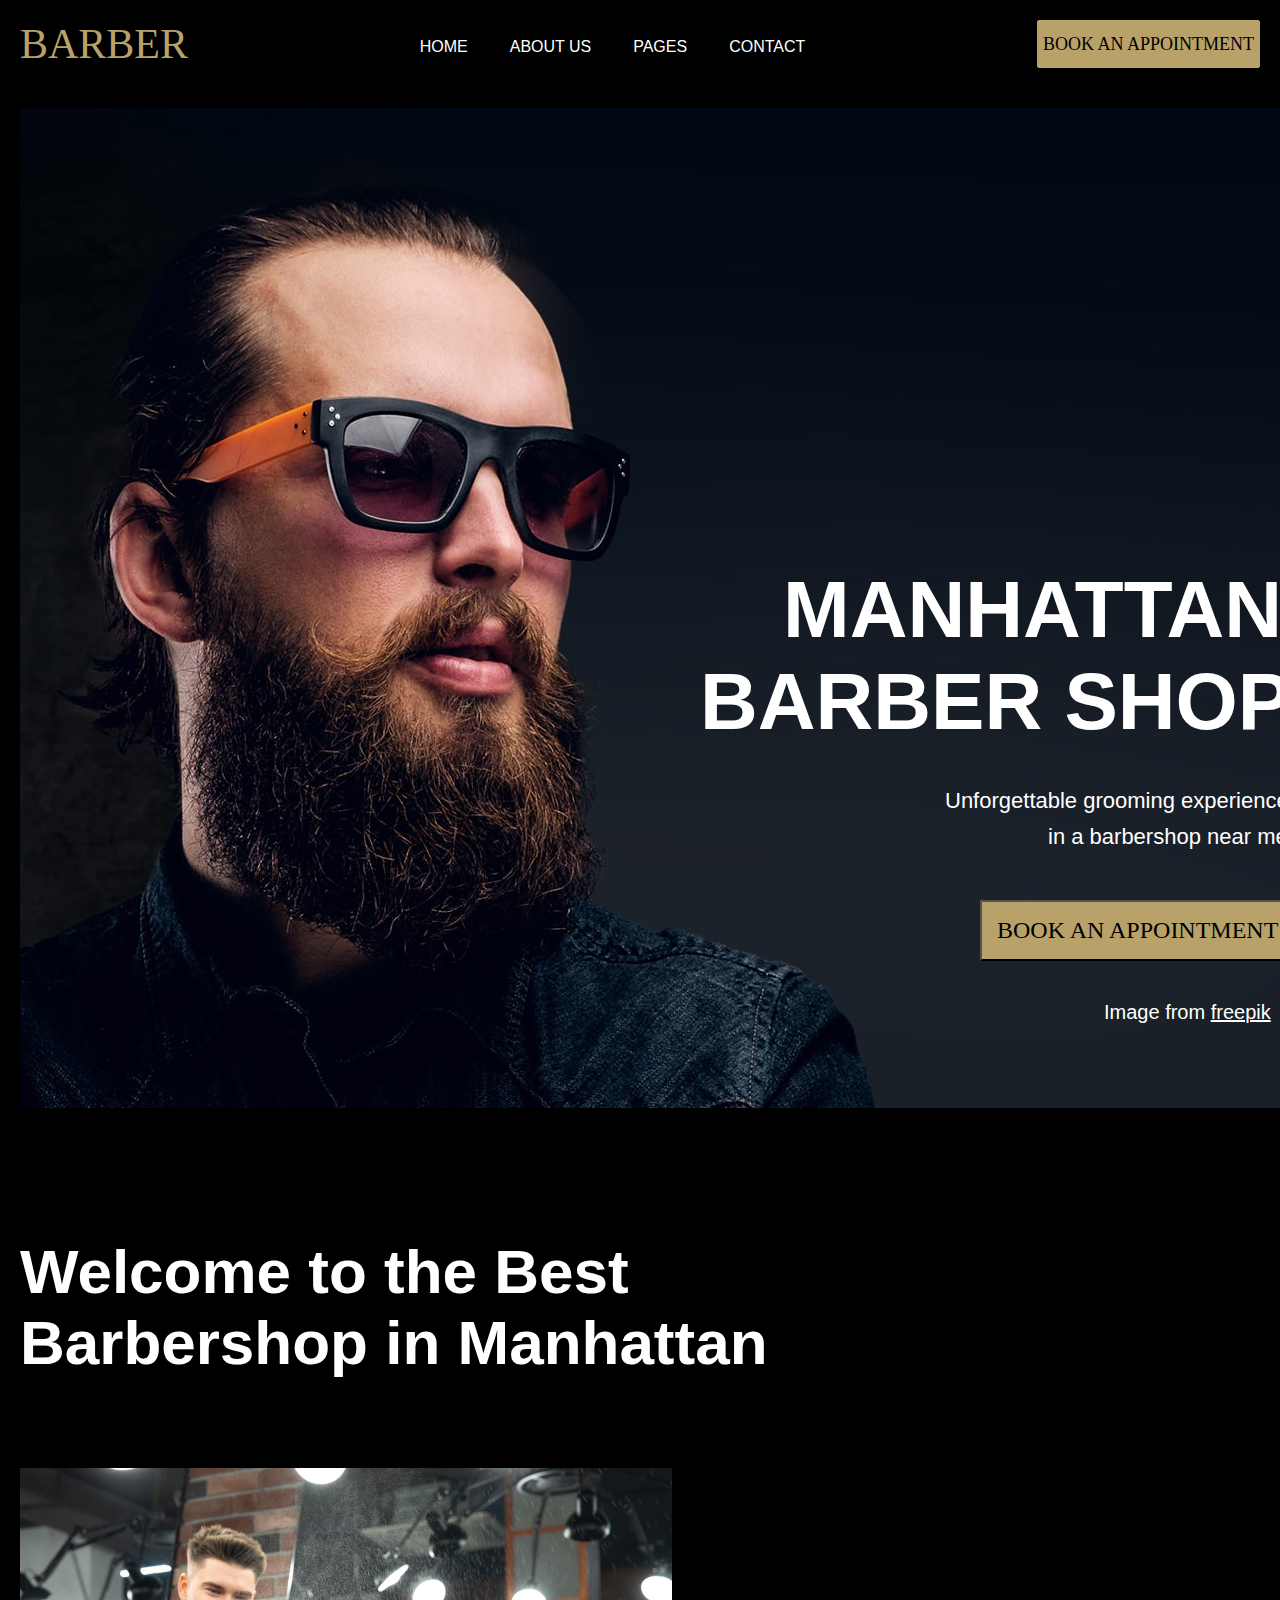
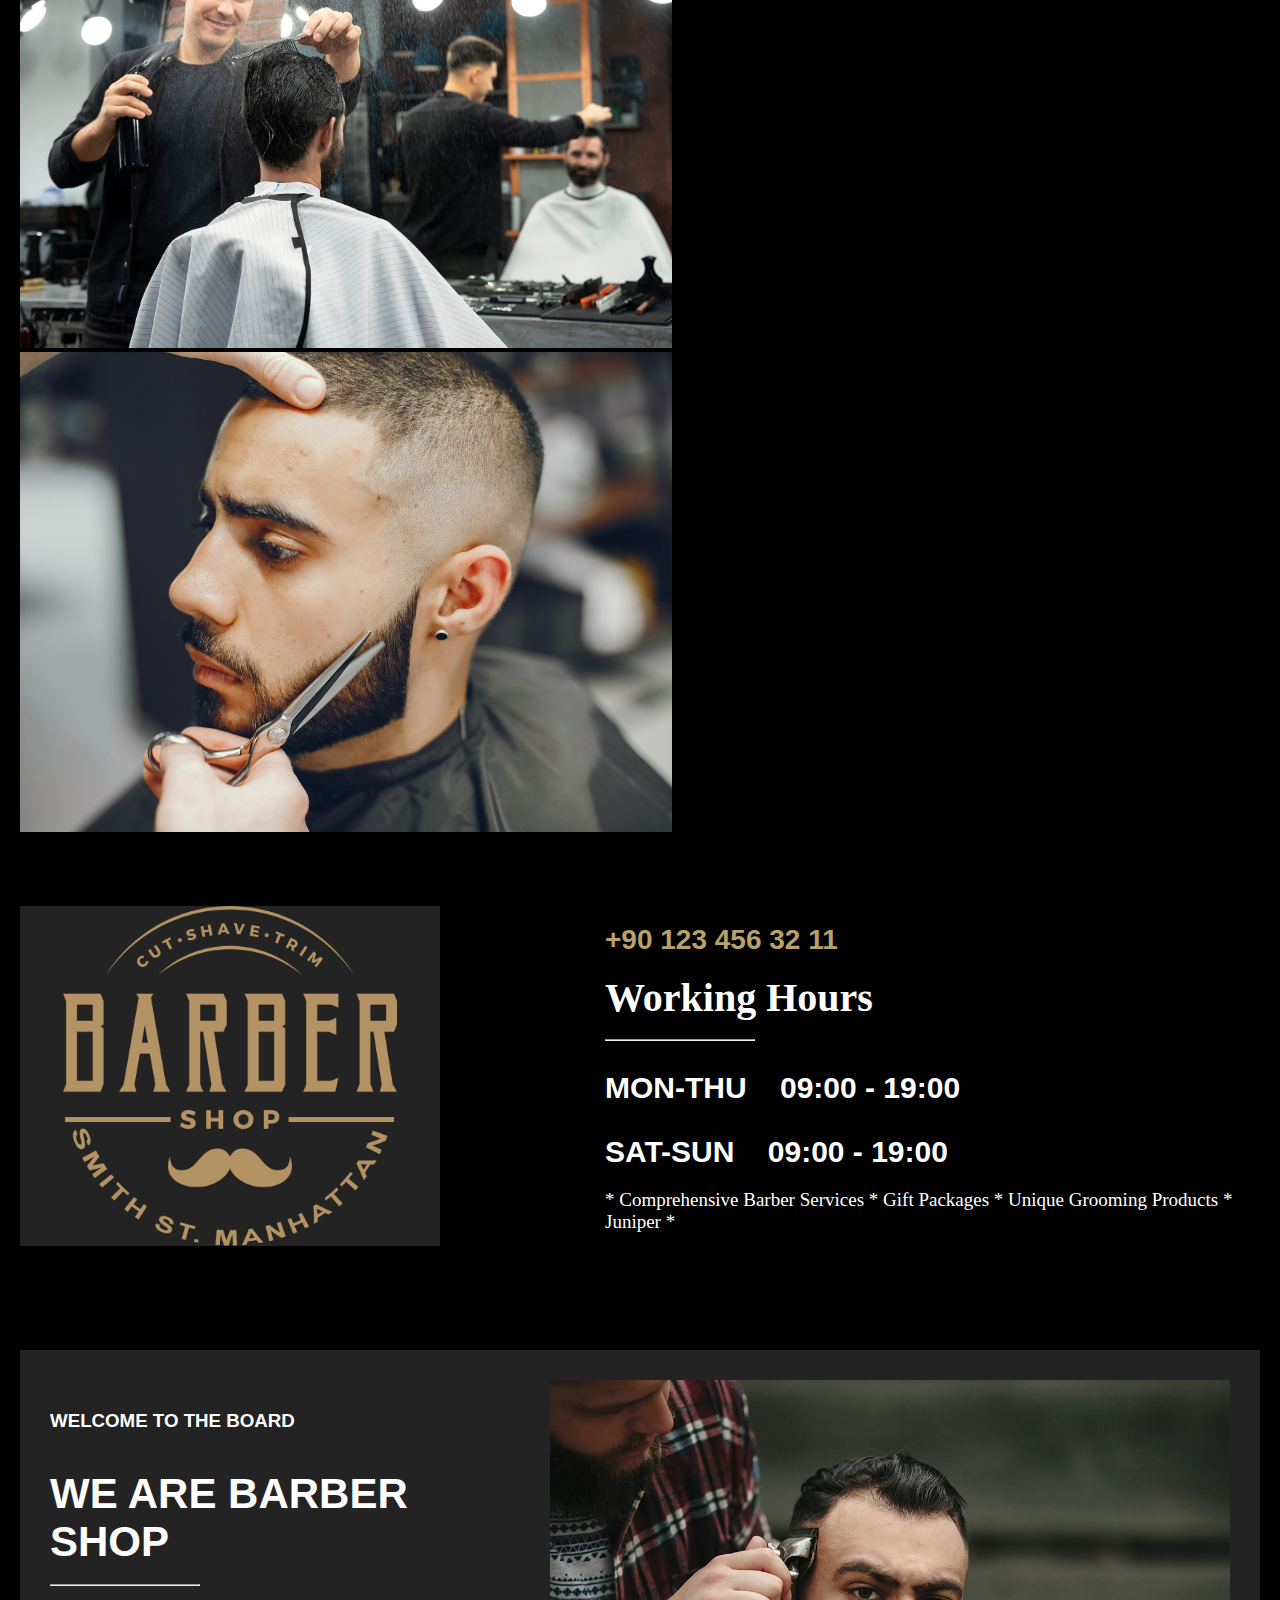
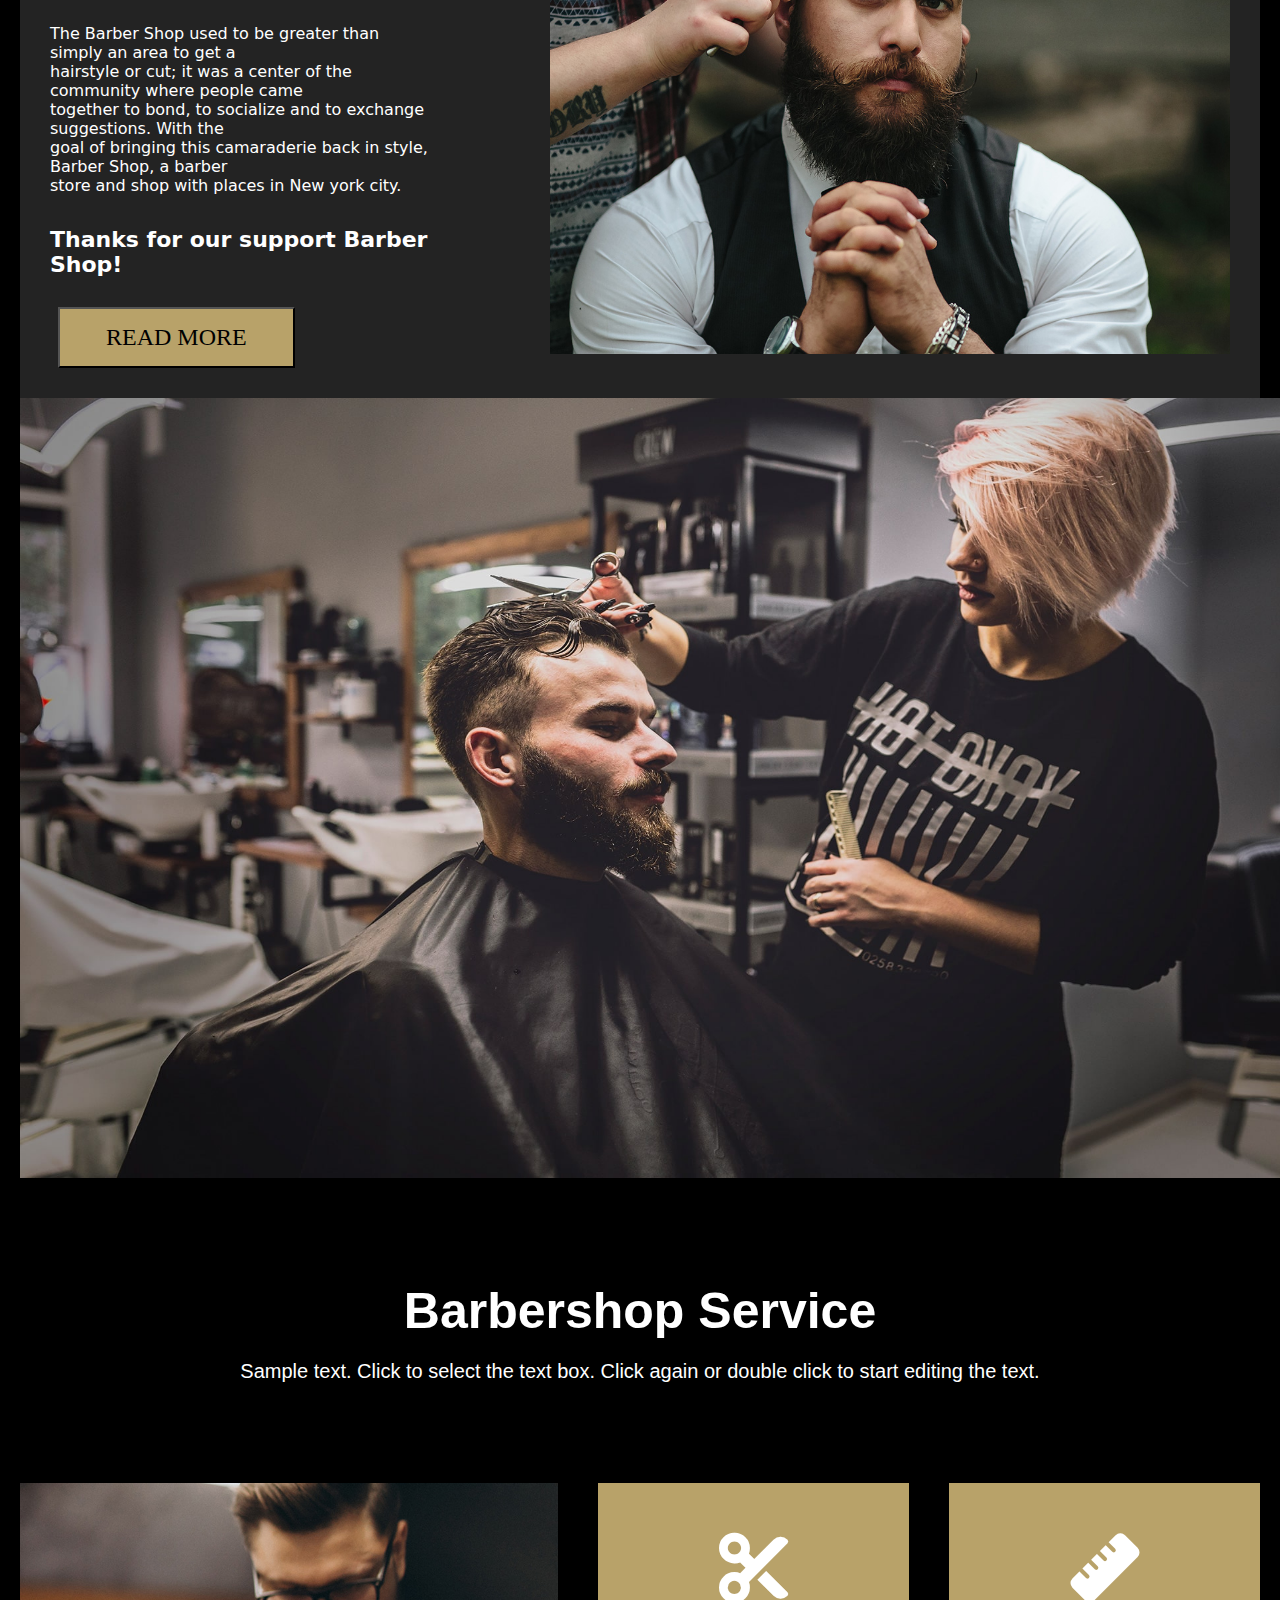
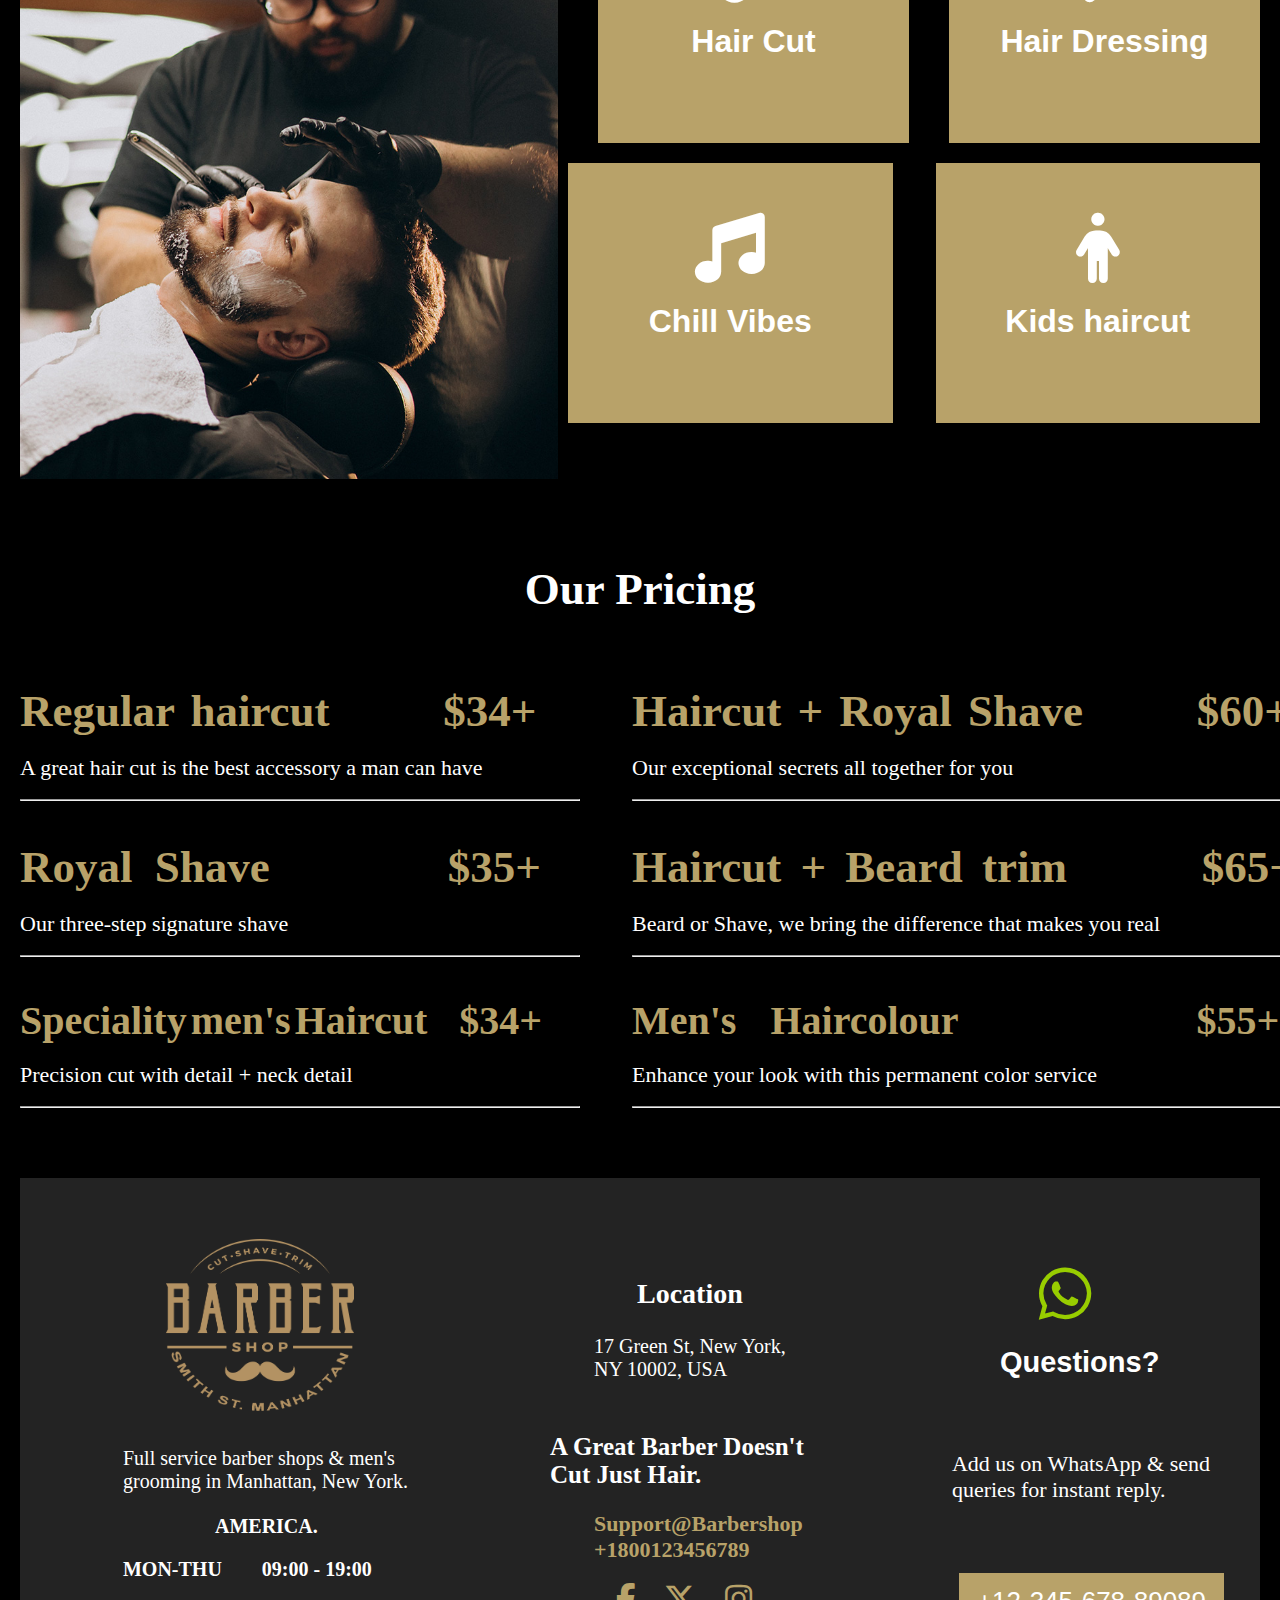
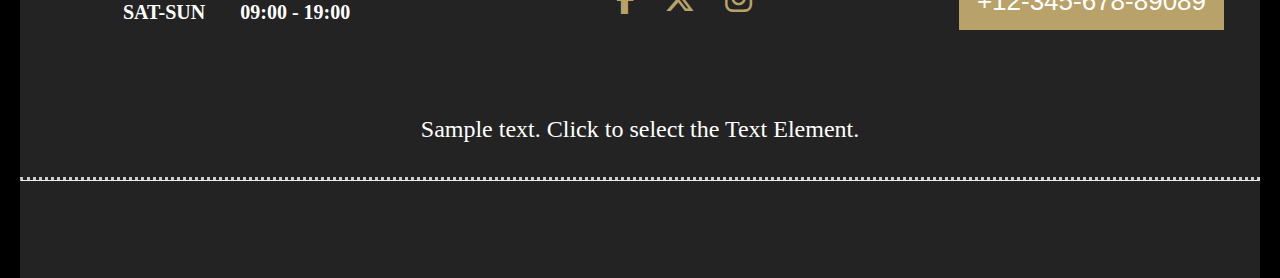
<file: og.html>
<!DOCTYPE html>
<html lang="en">
<head>
    <meta charset="UTF-8">
    <meta name="viewport" content="width=device-width, initial-scale=1.0">
    <title>Document</title>
    <link rel="stylesheet" href="css/style3.css">
    <link rel="stylesheet" href="https://cdnjs.cloudflare.com/ajax/libs/font-awesome/6.7.2/css/all.min.css ">
</head>
<body>
    <header>
        <div class="container">
            <div class="well">
          <span>BARBER</span>
          <ul>
            <li>HOME</li>
            <li>ABOUT US</li>
            <li>PAGES</li>
            <li>CONTACT</li>
          </ul>
          <button class="btn">BOOK AN APPOINTMENT</button>
            </div>
        </div>
    </header>
    <section>
        <div class="container">
            <div class="will">
            <h1>MANHATTAN</h1>
            <h2>BARBER SHOP</h2>
            <h3>Unforgettable grooming experience</h3>
            <h4>in a barbershop near me</h4>
            <button class="btnn">BOOK AN APPOINTMENT</button>
            <h5>Image from <a href="https://www.freepik.com/" style="color: #fff;">freepik</a></h5>
            </div>    
         </div>
    </section>
    <section>
        <div class="container">
            <div class="kill">
                <h2>Welcome to the Best</h2>
                <h3>Barbershop in Manhattan</h3>
               </div>
          </div>
    </section>
    <section>
        <div class="container">
            <div class="me">
                <img src="img/barber8.jpg" alt="">
                <img src="img/barber2.jpg" alt="">
            </div>
        </div>
    </section>
    <section>
        <div class="container">
            <div class="you">
                <div class="you1">
                <img src="img/barber3.png" alt="">
                </div>
                <div class="you2">
                    <h3>+90  123 456 32 11</h3>
                    <h4>Working Hours</h4><br><hr style="width: 150px; color: #e3d8bc;">
                    <h2>MON-THU&nbsp; &nbsp;&nbsp;09:00 - 19:00</h2>
                    <h2>SAT-SUN&nbsp; &nbsp;&nbsp;09:00 - 19:00</h2>
                    <p>* Comprehensive Barber Services * Gift Packages * Unique Grooming Products * Juniper *</p>
                </div>
             </div>
    </section>
    <section>
        <div class="container">
            <div class="in">
              <div class="in1">
                <h3>WELCOME TO THE BOARD</h3>
            <h2>WE ARE BARBER SHOP</h2><br><hr style="width: 150px;">
            <p>The Barber Shop used to be greater than simply an area to get a <br>hairstyle or cut; it was a center of the community where people came <br>together to bond, to socialize and to exchange suggestions. With the <br>goal of bringing this camaraderie back in style, Barber Shop, a barber <br>store and shop with places in New york city.</p>
            <h4>Thanks for our support Barber Shop!</h4>
            <button class="btn1">READ MORE</button>
            </div>
            <div class="in2">
                <img src="img/barber4.jpg" alt="">
                </div>
               </div>
            </div>
         </div>
    </section>
    <section>
        <div class="container">
            <div class="pen">
                <img src="img/barber5.jpg" alt="">
              </div>
            </div>
    </section>
    <section>
        <div class="container">
            <div class="net">
                <h2>Barbershop Service</h2>
                <p>Sample text. Click to select the text box. Click again or double click to start editing the text.</p>
            </div>
        </div>
    </section>
    <section>
        <div class="container">
            <div class="ten">
                <div class="ten1">
                    <img src="img/barber6.jpg" alt="">
                 </div>
                 <div class="ten2">
                    <i class="fa-solid fa-scissors" style="font-size: 70px; color: #fff; margin-top: 50px;"></i>
                    <h3>Hair Cut</h3>
                 </div>
                 <div class="ten2">
                    <i class="fa-solid fa-ruler" style="font-size: 70px; color: #fff; margin-top: 50px;"></i>
                    <h3>Hair Dressing</h3>
                 </div>
               </div>
            </div>
    </section>
    <section>
        <div class="container">
            <div class="one">
                <div class="ten2">
                    <i class="fa-solid fa-music" style="font-size: 70px; color: #fff; margin-top: 50px;"></i>
                    <h3>Chill Vibes</h3>
                 </div>
                 <div class="ten2">
                    <i class="fa-solid fa-person"style="font-size: 70px; color: #fff; margin-top: 50px;"></i>
                    <h3>Kids haircut</h3>
                 </div>
                   </div>
                </div>
    </section>
    <section>
        <div class="container">
            <div class="two">
                <h2>Our Pricing</h2>
                <div class="twoo">
                <div class="two1">
                    <h3>Regular haircut &nbsp; &nbsp; &nbsp;&nbsp;$34+</h3><br>
                    <p>A great hair cut is the best accessory a man can have</p><br><hr style="width: 560px;">
                   </div>
                   <div class="two1">
                    <h3>Haircut + Royal Shave &nbsp; &nbsp; &nbsp;&nbsp;$60+</h3><br>
                    <p>Our exceptional secrets all together for you</p><br><hr style="width: 660px;">
                   </div>
                </div>
                <div class="twoo">
                    <div class="two2">
                        <h3>Royal Shave &nbsp; &nbsp;&nbsp; &nbsp;&nbsp;$35+</h3><br>
                        <p>Our three-step signature shave</p><br><hr style="width: 560px;">
                       </div>
                       <div class="two3">
                        <h3>Haircut + Beard trim&nbsp; &nbsp;&nbsp; &nbsp;&nbsp;$65+</h3><br>
                        <p>Beard or Shave, we bring the difference that makes you real</p><br><hr style="width: 675px;">
                       </div>
            </div>
            <div class="twoo">
                <div class="two4">
                    <h3>Speciality men's Haircut  &nbsp; &nbsp;&nbsp; &nbsp;&nbsp;$34+</h3><br>
                    <p>Precision cut with detail + neck detail</p><br><hr style="width: 560px;">
                   </div>
                   <div class="two5">
                    <h3>Men's Haircolour&nbsp; &nbsp;&nbsp; &nbsp;&nbsp;$55+</h3><br>
                    <p>Enhance your look with this permanent color service</p><br><hr style="width: 675px;">
                   </div>
        </div>
       </div>
    </section>
    <footer>
        <div class="container">
            <div class="five">
                <div class="six">
                    <img src="img/barber3.png" alt="">
           <p>Full service barber shops & men's <br> grooming in Manhattan, New York.</p>
           <h3>AMERICA.</h3>
           <h2>MON-THU &nbsp;&nbsp;&nbsp;&nbsp;&nbsp;&nbsp; 09:00 - 19:00</h2>
                <h2>SAT-SUN &nbsp;&nbsp;&nbsp;&nbsp;&nbsp;&nbsp;09:00 - 19:00 </h2>
          </div>     
          <div class="six1">
            <h3>Location</h3>
            <p>17 Green St, New York, <br>NY 10002, USA</p>
            <h2>A Great Barber Doesn't <br> Cut Just Hair.</h2>
            <h4><a href="https://www.freepik.com/" style="color: #b8a269; text-decoration: none;">Support@Barbershop <br>+1800123456789
            </a></h4>
            <i class="fa-brands fa-facebook-f" style="margin-left: 138px;margin-top: 20px;font-size: 31px; color: #b8a269;"></i>
            <i class="fa-brands fa-x-twitter"style="margin-left: 25px;margin-top: 20px;font-size: 31px; color: #b8a269;"></i>
            <i class="fa-brands fa-instagram" style="margin-left: 25px;margin-top: 20px;font-size: 31px; color: #b8a269;"></i>
          </div>
          <div class="six2">
            <i class="fa-brands fa-whatsapp" style="margin-left: 165px;margin-top: 20px;font-size: 60px; color: #98CD00;"></i>
            <h3>Questions?</h3>
            <p>Add us on WhatsApp & send <br>queries for instant reply.</p>
            <button class="btn4">+12-345-678-89089</button>
     </div>
 </div>
         <div class="six3">
    <p>Sample text. Click to select the Text Element.</p> <br><br><br><hr style="border-top: 3px dotted #ccc;    margin-top: -20px;">
        </div>
    </footer>
</body>
</html>
</file>
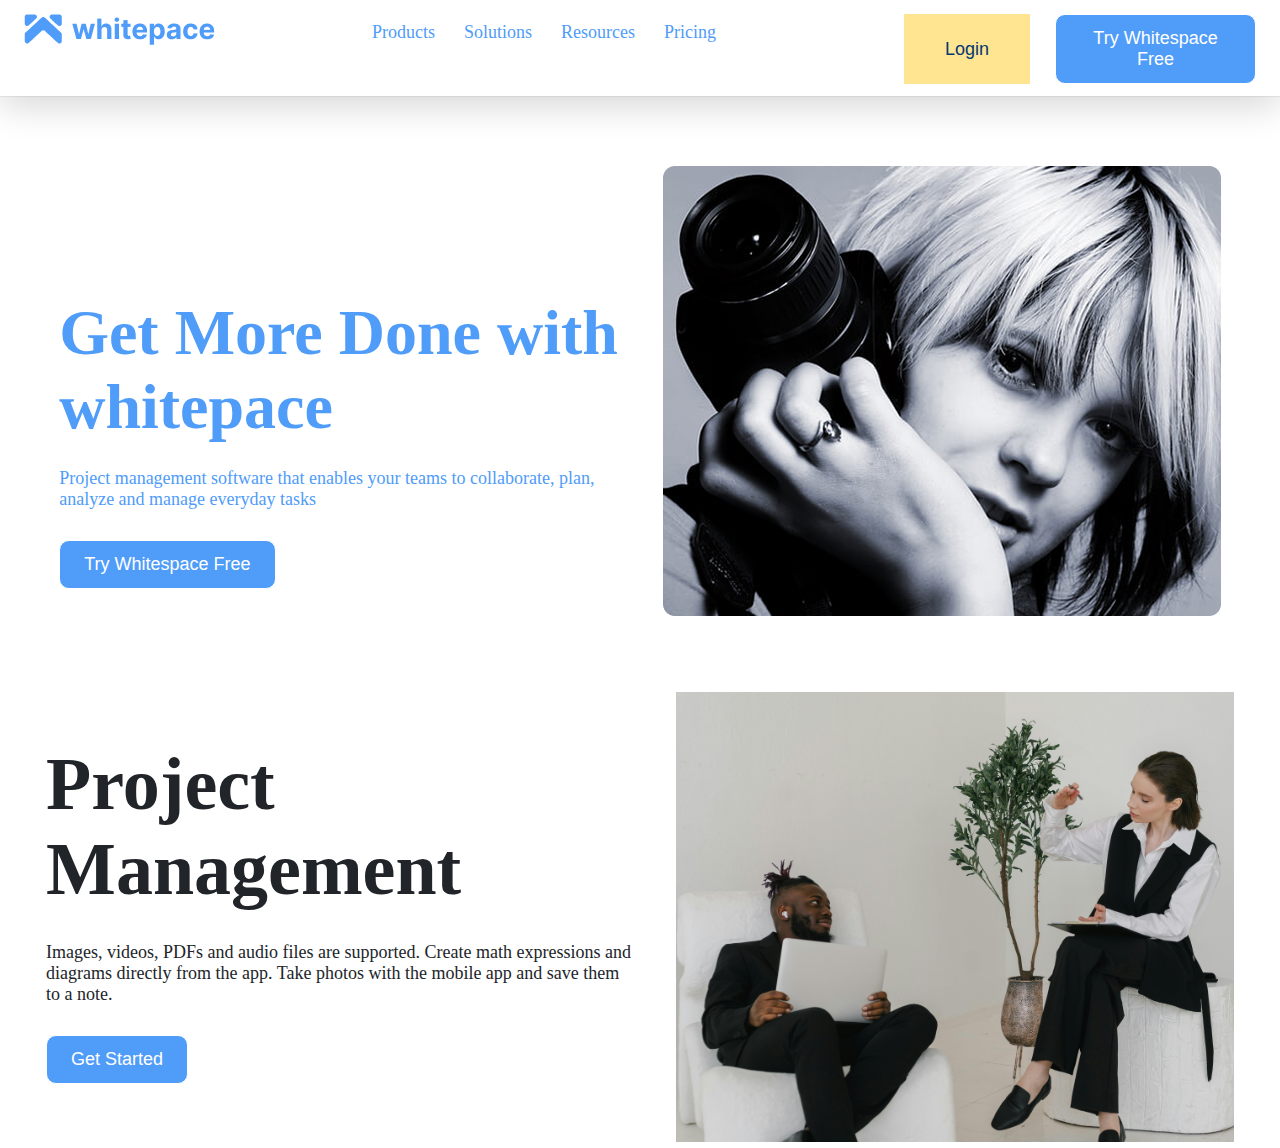
<file: space.html>
<!DOCTYPE html>
<html lang="en">
<head>
    <meta charset="UTF-8">
    <meta name="viewport" content="width=device-width, initial-scale=1.0">
    <title>White Space</title>
    <link rel="stylesheet" href="css/style4.css">
</head>
<body>
    <header>
        <div class="container">
            <div class="menu">
                <div class="logo">
                    <img src="img/white.jpg" alt="">
                 </div>
                 <ul>
                    <li>Products</li>
                    <li>Solutions</li>
                    <li>Resources</li>
                    <li>Pricing</li>
                 </ul>
                 <div class="'button">
                 <button class="btn">Login</button>
                 <button class="btn1"> Try Whitespace Free</button>
                </div>
            </div>
        </div>
    </header>
    <section>
        <div class="container">
            <div class="get">
                <div class="more">
                    <h1>Get More Done with <br> whitepace</h1>
                    <p>Project management software that enables your teams to collaborate, plan, <br> analyze and manage everyday tasks</p>
                    <button class="btn2"> Try Whitespace Free</button>
                </div>
                <div class="done">
                    <img src="img/Rectangle 15.png" alt="">
                 </div>
                </div>
            </div>
    </section>
    <section>
        <div class="container">
            <div class="pro">
                <div class="jet">
                    <h2>Project <br> Management</h2>
                     <p>Images, videos, PDFs and audio files are supported. Create math expressions and <br> diagrams directly from the app. Take photos with the mobile app and save them <br> to a note.</p>
                     <button class="btn2"> Get Started</button>
                </div>
                <div class="and">
                    <img src="img/white1.jpg" alt="">

                </div>

            </div>

        </div>
    </section>
</body>
</html>
</file>
<file: css/style.css>
* {
    margin: 0;
    padding: 0;
    box-sizing: border-box;
  }
  body {
    font-family: Arial, sans-serif;
    font-size: 1rem; /* use rem for scalable text */
    line-height: 1.5;
    padding: 20px;
    background-color: #000;
    color: #fff;
  }
  .container {
    max-width: 1200px;
    margin: 0 auto;
    padding: 0 20px;
overflow: hidden;
  }
  .logo{
    display: flex;
    gap: 238px;
  }
  .header{
    border-bottom: 2px solid #cea176;

  }
  .logo ul{
    color: #cea176;
    list-style: none;
    display: flex;
    gap: 50px;
    margin-top: 14px;
}
li:hover{
  color: #fff;
  cursor: pointer;
  
}
  
  .btn{
    font-size: 16px;
    font-weight: 700;
    padding: 9px 25px;
    border: 2px solid #cea176;
    color: #fff;
    background-color: black;
    margin-top: 11px;
    margin-bottom: 12px;
    margin-left: -189px;
  }
  .btn:hover{
    cursor: pointer;
    background-color: #cea176;
  }
  
  .banner{
    background-repeat: no-repeat;
    height: 700px;
    width: 100%;
    background-image: url(../img/Rectangle\ 3.png);
  }
  .banner img{
    margin-top: 167px;
    margin-left: 44px;
}
 .banner h1{
    font-size: 70px;
    margin-left: 112px;
    margin-top: -193px;
  }
  .banner p{
    margin-left: 50px;
    font-size: 20px;
  }
  .btnn{
    background-color: transparent;
    color: white;
    margin-left: 50px;
    margin-top: 30px;
    padding: 12px 26px;
    font-size: 20px;
    border: 1px solid white;
  }
  .btnn:hover{
    cursor: pointer;
    background-color: #cea176;
  }
  .banner h2{
    margin-top: 62px;
    position: absolute;
    background-color: #cea176;
    border: 1px solid #cea176;
    margin-left: 892px;
}
.feel h3{
    display: flex;
        justify-content: center;
        color: #cea176;
        font-size: 18px;
        font-weight: 700;
}
.feel h2{
    display: flex;
        justify-content: center;
        font-size: 28px;
        font-weight: 700;
        margin-top: 11px;
        margin-bottom: 46px;
    }

.f-menu img{
    width: 100%;
}
.f-main{
    display: flex;
    width: 100%;
    overflow: hidden;
}
.f-mine{
    display: flex;
        width: 48%;
        justify-content: space-between;
        gap: 12px;
        margin-left: 14px;
        margin-top: 0px;
        overflow: hidden;
}

.f-mine img{
    width: 286px;
}
.f-menu{
    width: 50%;
}
.f-male img{
    width: 285px;
}
.btnnn{
    font-size: 20px;
    font-weight: 700;
    margin-top: 44px;
    background-color: transparent;
    color: #fff;
    border: 1px solid #cea176;
    padding: 23px 46px;
    margin-left: 460px;
}
.btnnn:hover{
    cursor: pointer;
    background-color: #cea176;
}
.fall{
  background-image: url(../img/Rectangle\ 14.png);
  height: 520px;
  margin-top: 90px;
}
.falls{
    margin-left: 600px;
}
.falls h3{
  position: absolute;
    margin-top: 94px;
    color: #cea176;
    font-size: 18px;
    font-weight: 600;
}
.falls h2{
    font-size: 42px;
    font-weight: 700;
    position: absolute;
    margin-top: 120px;;
}

.falls h5{
    font-size: 18px;
    margin-top: 185px;
    position: absolute;
}
.falls p{
    font-size: 11px;
    position: absolute;
    margin-top: 266px;
}
.btnnnn{
  font-size: 18px;
  position: absolute;
  margin-top: 380px;
  padding: 8px 40px;
  background-color: transparent;
  color: white;
  border: 1px solid #cea176;
}
.btnnnn:hover{
  background-color: #cea176;
  cursor: pointer;
}
.law{
  margin-top: 80px;
  margin-left: 504px;
}
.law h4{
  color: #cea176;
  margin-bottom: 22px;
}
.law h2{
  font-size: 37px;
  margin-left: -76px;
}

.you{
  display: flex;
      justify-content: center;
      gap: 40px;
      margin-top: 74px;
}
.zoom{
  background: #232323;
  height: 290px;
  width: 420px;
  display: flex;
  flex-direction: column;
  justify-content: center;
  padding: 40px;
  border: 1px solid #232323;
  border-radius: 12px;
}
.zoom h4{
  color: #cea176;
  font-size: 18px;
  margin-top: 12px;
  display: flex;
  justify-content: center;
}
.zoom h3{
  font-size: 21px;
  margin-top: 10px;
  display: flex;
  justify-content: center;
}
.zoom p{
  font-size: 12px;
  margin-top: 16px;
}
.fill{
  margin-top: 70px;
}
.fill img{
  height: 340px;
  width: 340px;
}
.hill{
  display: flex;
      justify-content: center;
      gap: 65px;
}
.nill{
  background: #232323;
  height: 130px;
  width: 262px;
  position: absolute;
  padding: 20px;
  margin-top: -49px;
  margin-left: 12px;
  border: 1px solid #232323;
  border-radius: 12px;
}
.nill h5{
  font-size: 12px;
  margin-bottom: 10px;
  display: flex;
  justify-content: center;
}

.nill p{
  font-size: 16px;
  display: flex;
  justify-content: center;
}
.nill h3{
  font-size: 15px;
  color: #cea176;
  display: flex;
  justify-content: center;
}
.much{
  margin-left: -398px;
  margin-bottom: 90px;
  font-size: 22px;
  margin-top: 90px;
  background-color: transparent;
  color: #fff;
  padding: 12px 23px;
  border: 1px solid #cea176;
}
.much:hover{
  cursor: pointer;
  background-color: #cea176;
}
.let{
  margin-top: 350px;
}
.let img{
  height: 147px;
}
.get{
  display: flex;
      gap: 105px;
      margin-bottom: 140px;
}
.get1 {
  margin-top: 50px;
  margin-left: 50px;
}
.get1 h3{
  color: #cea176;
    font-size: 18px;
}
.get1 h2{
  font-size: 35px;
  margin-bottom: 20px;
}
.net img{
  height: 457px;
  width: 660px;
}
.wall{
   display: flex;
    justify-content: center;
    gap: 107px;
}
.edge{
  margin-left: 51px;
  margin-top: 3px;
}
.edge p{
  font-size: 12px;
  font-weight: 500;
  margin-top: 15px;
}
.icon{
  display: flex;
  gap: 40px;
}
.in p{
  margin-top: 30px;
  font-size: 12px;
}
.list {
  list-style: none;
  margin-top: 17px;
}
.list ul{
  margin-bottom: 23px;
}
.in h2{
  margin-top: 10px;
  margin-bottom: 15px;
}
.edge h4{
  font-size: 15px;
  font-weight: 500;
  display: flex;
  justify-content: center;
  margin-top: 20px;
}
.lift{
  background: #232323;
}
</file>
<file: css/style2.css>
*{
    margin: 0;
    padding: 0;
    box-sizing: border-box;
}
body{
    padding: 20px;
    background-color: #232323;
    color:  #fff;
    font-family: inherit;
    font-size: 18px;
}
.container{
    max-width: 1366px;
    padding: 0 20px;
    margin: 0 auto;
    width: 100%;
}
.head{
    background-color: #f9f6ee;
    height: 68px;
    color: black;
  
}
.head ul{
         display: flex;
         justify-content: center;
         list-style: none;
         gap: 55px;
         margin-top: -20px;
}
li{
        margin-top: 20px;
        font-size: 18px;
        font-weight: 300;
}
li:hover{
    cursor: pointer;
    color: #f1ae0e 
}
.banner{
    background-image: url(../img/food.jpg);
    height: 820px;
    background-size: cover;
    position: relative;
    background-repeat: no-repeat;
}
.heads{
    padding: 148px 200px;
}
.heads h2{
    font-family: Arial, Helvetica, sans-serif;
    font-size: 3.7rem;
    background-color: #99e54d;
    width: 165px;
    color: black;
    padding: 22px;
    border-radius: 116px;
    height: 166px;
    text-align: center;
    margin-top: -38px;
    margin-left: -56px;
}
.heads h6{
    font-family: Arial, Helvetica, sans-serif;
    font-size: 22px;
    color: black;
    margin-top: -72px;
    margin-left: -25px;
}
.heads h5{
    font-size: 24px;
    margin-left: -60px;
    margin-top: 44px;
}
.heads h1{
    margin-left: -62px;
    margin-top: 26px;
    font-size: 60px;
}
.heads p{
    font-size: 22px;
    margin-left: -57px;
    margin-top: 36px;
}
.btn{
    padding: 14px 30px;
    margin-top: 35px;
    margin-left: -47px;
    font-size: 21px;
    color: rgb(255, 255, 255);
    background-color: rgb(241, 174, 14);
    border: 1px solid rgb(241, 174, 14);
    border-radius: 20px;
}
.btn:hover{
          cursor: pointer;
          background-color: #f9f6ee;
          color: black;
}
.mean{
    display: flex;
    justify-content: center;
    gap: 20px;
}
.menu{
    margin-top: 150px;
    position: relative;
}
.menu img{
    width: 410px;
    height: 337px;
    border-radius: 48px;
    object-fit: cover;
}
.menu h2{
    margin-left: 143px;
    margin-top: -178px;
    font-size: 20px;
    font-weight: 700;
    font-family: sans-serif;
}
.xtra{
    display: flex;
    gap: 90px;
    justify-content: center;
}
.edge{
    margin-top: 480px;;
}
.edge h2{
    font-size: 52px;
    font-family: sans-serif;
}
.edge h6{
    margin-top: 30px;
    font-size: 20px;
    font-family: sans-serif;
}
.edge1{
    margin-top: 290px;
}
.edge p{
    font-size: 20px;
    font-weight: 200;
    margin-top: 30px
}
.edge1 img{
    width: 540px;
    height: 540px;
    border-radius: 60px;
    object-fit: cover;
}
.hill{
    display: flex;
    justify-content: center;
    gap: 40px;
}
.hill1{
     margin-top: 140px;
}
.hill1 img{
    width: 410px;
    height: 415px;
    border-radius: 50px;
    object-fit: cover;
}
.eve{
    display: flex;
    gap: 80px;
    justify-content: center;
}
.raw{
    margin-top: 90px;
}
.raw img{
    height: 559px;
    width: 540px;
    border-radius: 35px;
    object-fit: cover;
}
.raw1{
    margin-top: 420px;
}
.raw1 h2{
    font-size: 52px;
    font-family: sans-serif;
}
.raw1 h6{
    margin-top: 20px;
    font-size: 20px;
    font-family: sans-serif;
}
.raw1 p{
    font-family: sans-serif;
    margin-top: 20px;
}
.war{
    margin-top: 90px;
    display: flex;
    justify-content: center;
}
.war h2{
    font-size: 52px;
    font-family: sans-serif;
}
.war1{
    margin-top: 30px;
    display: flex;
    justify-content: center;
    font-size: 22px;
    font-family: sans-serif;
}
.ace{
    display: flex;
    justify-content: center;
    gap: 50px;
}
.ace1{
    margin-top: 50px;
}
.ace1 img{
    height: 484px;
    width: 565px;
    object-fit: cover;
    border-radius: 45px;
}
.ace1 h4{
    margin-left: 210px;
    margin-top: 40px;
    font-size: 25px;
    font-family: sans-serif;
}
.btn1{
    margin-left: 160px;
    margin-top: 40px;
    font-size: 26px;
    font-weight: 200;
    background-color: #99e54d;
    padding: 20px 35px;
    border-radius: 30px;
    border: 2px solid #232323;
    cursor: pointer;
}
.meal {
    background-image: url(../img/veg..jpg);
    height: 607px;
    margin-top: 40px;
}
.heads h3{
    margin-top: 85px;
    margin-left: -35px;
    font-size: 35px;
    font-family: sans-serif;
}
.heads h4{
    margin-top: 30px;
    font-size: 18px;
    margin-left: -35px;
    font-weight: 200;
    font-family: sans-serif;
}
.meal2{
    margin-left: 20px;
    font-size: 20px;
    font-family: serif;
    color: #111111;
    background-color: #99e54d;
    padding: 7px 20px;
    border-radius: 19px;
}
.meal2:hover{
    cursor: pointer;
    background-color: rgb(241, 174, 14);
}
.dil{
    margin-top: 100px;
}
.dil h3{
    margin-top: 12px;
    margin-left: 30px;
}
.dil h4{
    margin-top: 12px;
    margin-left: -18px;
    font-family: auto;
}
.dil h5{
    color: #f1ae0e;
    margin-left: 27px;
    margin-top: 12px;
    font-size: 18px;
    font-weight: 400;
}
.will{
    display: flex;
    justify-content: center;
    gap: 195px;
}
.mill{
    background-color: #333333;
    height: 230px;
    width: 1300px;
    position: absolute;
    margin-top: 120px;
}
.mill h4{
    text-align: center;
    font-size: 20px;
    font-weight: 300;
    position: relative;
    margin-top: 75px;
}
.mill p{
    text-align: center;
    margin-top: 65px;
    font-size: 20px;
}
</file>
<file: css/stylek.css>
*{
    margin: 0;
    padding: 0;
    box-sizing: border-box;
}
body{
    color: black;
    font-size: 20px;
    font-family: "Poppins", sans-serif;
}
.container{
    max-width: 1360px;
    padding: 20px;
    margin: 0 auto;
    overflow: hidden;
}
.one{
    height: 70px;
    display: flex;
    display: flex;
    justify-content: center;
    gap: 136px;
    
}
header{
    box-shadow: rgba(0, 0, 0, 0.16) 0px 10px 36px 0px, rgba(0, 0, 0, 0.06) 0px 0px 0px 1px;
    padding: 10px 20px;
}
.one ul{
    font-size: 16px;
    display: flex;
    justify-content: center;
    gap: 50px;
    margin-top: 14px;
    margin-left: 110px;
}

li{
    list-style: none;
}
li:hover{
    color: #B88E2F;
    cursor: pointer;
    text-decoration: underline;
}
.two{
    background-image: url(../img/fram5.jpg);
    height: 1007px;
    background-repeat: no-repeat;
    position: absolute;
}
.two1 {
    background: #FFF3E3;
    width: 573px;
    height: 430px;
    padding: 35px;
    margin-left: 734px;
    margin-top: 146px;
}
.two1 h3{
    font-size: 16px;
    font-weight: 600;
    margin-top: 20px;
}
.two1 h1{
    color: #B88E2F;
    font-size: 52px;
    font-weight: 700;
    margin-top: 20px;
}
.two1 p{
    font-size: 18px;
    color: #333333;
    margin-top: 20px;
}
.btn{
    background-color:  #B88E2F;
    font-size: 16px;
    padding: 25px 72px;
    color: #fff;
    margin-top: 40px;
    border: 1px solid;
}
.btn:hover{
    background-color: transparent;
    color: black;
    cursor: pointer;
}
.three h3{
    font-size: 32px;
    font-weight: 700;
    margin-top: 788px;
    text-align: center;
}
.three p{
    font-size: 20px;
    font-weight: 400;
    color: #666666;
    margin-top: 20px;
    text-align: center;
}
.four1 h5{
    font-size: 24px;
    color: #333333;
    font-weight: 600;
    margin-left: 125px;
    margin-top: 15px;
}
.four{
    display: flex;
    justify-content: center;
    gap: 20px;
}
.five h3{
    font-size: 42px;
    font-weight: 800;
    text-align: center;
    color: #3A3A3A;
}
.six1 img{
    height: 301px;
    width: 285px;
    position: relative;
}
.six1{
    position: relative;
}

.six1 h3 {
    color: #3A3A3A;
    font-size: 24px;
    font-weight: 600;
    margin-top: 5px;
    margin-left: 16px;
}
.six1 h5 {
    color: #898989;
    font-size: 16px;
    font-weight: 500;
    margin-top: 5px;
    margin-left: 16px;
}
.six1 h6{
    color: #3A3A3A;
    font-size: 20px;
    font-weight: 600;
    margin-top: 7px;
    margin-left: 16px;
}
.six2 h3{
    color: #3A3A3A;
    font-size: 24px;
    font-weight: 600;
    margin-top: 5px;
    margin-left: 16px;
}
.six2 h5 {
    color: #898989;
    font-size: 16px;
    font-weight: 500;
    margin-top: 5px;
    margin-left: 16px;
}
.six2 h6{
    color: #3A3A3A;
    font-size: 20px;
    font-weight: 600;
    margin-top: 7px;
    margin-left: 16px;
}

.btn1 {
    font-size: 16px;
    font-weight: 600;
    padding: 10px 20px;
    cursor: pointer;
    color: #B88E2F;
    border: 1px solid white;
}
.product-button {
    position: absolute;
    top: 65%;
    left: 52%;
    right: 0;
    bottom: 0;
    transform: translate(-50%, -50%);
}
.productImage {
    position: relative;
}
.six2 {
    position: relative;
}
.six {
    display: flex;
    justify-content: center;
    gap: 32px;
}
.six3 img{
    height: 301px;
    width: 285px;
    position: relative;
}

.six3 h3 {
    color: #3A3A3A;
    font-size: 24px;
    font-weight: 600;
    margin-top: 5px;
    margin-left: 16px;
}
.six3 h5 {
    color: #898989;
    font-size: 16px;
    font-weight: 500;
    margin-top: 5px;
    margin-left: 16px;
}

.six3 h6{
    color: #3A3A3A;
    font-size: 20px;
    font-weight: 600;
    margin-top: 7px;
    margin-left: 16px;
}
.six4 {
    display: flex;
    justify-content: center;
    gap: 32px;
}
.btn3 {
    color: #B88E2F;
    border: 2px solid #B88E2F;
    background-color: transparent;
    margin-left: 540px;
    margin-top: 40px;
    font-size: 20px;
    font-weight: 600;
    padding: 14px 59px;
}
.btn3:hover{
    cursor: pointer;
    background-color: #000;
    color: #fff;
}
.ten1 h2 {
    margin-top: 200px;
    font-size: 40px;
    font-weight: 700;
}
.ten1 p {
    margin-top: 10px;
    font-size: 16px;
    font-weight: 600;
    color: #616161;
}
.btn4 {
    background-color: #B88E2F;
    color: #fff;
    font-size: 16px;
    font-weight: 600;
    margin-top: 20px;
    padding: 12px 36px;
    border: 2px solid;
}
.btn4:hover{
    cursor: pointer;
    background-color: #000;
    color: #fff;
}
.ten {
    display: flex;
    justify-content: center;
    gap: 30px;
}
.ten5 {
    position: absolute;
    margin-left: 41px;
    margin-top: -111px;
    background: #fff;
    height: 95px;
    width: 190px;
    padding: 14px;
}
.ten5 h4 {
    font-size: 16px;
    color: #616161;
}
.ten5 h3 {
    margin-top: 12px;
    font-size: 28px;
    font-weight: 600;
    color: #3A3A3A;
}
.tell{
    margin-top: 20px;
}
.tell h4 {
    text-align: center;
    font-size: 20px;
    color: #616161;
}
.tell h3 {
    text-align: center;
    margin-top: 14px;
    font-size: 40px;
    color: #3A3A3A;
}
.dil h3 {
    font-size: 24px;
    font-weight: 700;
}
.dil p {
    margin-top: 66px;
    font-size: 16px;
    font-weight: 600;
    color: #9F9F9F;
}
.dil1 ul {
    font-size: 16px;
    color: #9F9F9F;
    font-weight: 600;
}
.dil1 li {
        font-size: 16px;
        font-weight: 600;
        margin-top: 30px;
    }
.dil2 h4{
    font-size: 16px;
    font-weight: 600;
    color: #9F9F9F;
}
.well {
    margin-top: 50px;
    background: #FFFFFF;
    display: flex;
    justify-content: center;
    gap: 145px;
    padding: 50px;
}
.sill p {
    margin-left: 100px;
    font-size: 16px;
    font-weight: 600;
}
</file>
<file: css/style3.css>
*{
    margin: 0;
    padding: 0;
    box-sizing: border-box;
}
body{
    background-color: black;
    font-family: sans-serif;
    color: #fff;
}
.container{
    max-width: 1366px;
    margin: 0 auto;
    padding: 20px;
}
.well{
    display: flex;
        justify-content: space-between
    }
.well span{
    font-size: 42px;
    font-family: fantasy;
    color: #b8a269;
}
.well ul{
    list-style: none;
    font-family: sans-serif;
    display: flex;
    gap: 42px;
    margin-top: 18px;
}
li:hover{
 color: #b8a269;
  cursor: pointer;
  text-decoration: underline;
}
.btn{
    background-color: #b8a269;
    font-size: 18px;
    font-family: none;
    padding: 5px;
    border: 1px solid #b8a269;
    border-radius: 2px;
}
.btn:hover{
    background-color: #D1A980;
    color: #000;
    cursor: pointer;
}
.will{
    background-image: url(../img/barber.jpg);
    height: 1000px;
    width: 1330px;
    object-fit: cover;
    position: absolute;
}
.will h1{
    margin-left: 763px;
    margin-top: 456px;
    font-size: 80px;
}
.will h2{
    margin-left: 680px;
    font-size: 80px;
}
.will h3{
    margin-left: 925px;
    font-size: 22px;
    font-weight: 500;
    margin-top: 40px;
}
.will h4{
    margin-left: 1028px;
    font-size: 22px;
    font-weight: 500;
    margin-top: 10px;
}
.btnn{
    background-color: #b8a269;
    font-family: none;
    margin-left: 960px;
    margin-top: 50px;
    font-size: 24px;
    padding: 15px;
}
.btnn:hover{
    background-color: #D1A980;
    color: #000;
    cursor: pointer;
}
.will h5{
    margin-left: 1084px;
    margin-top: 40px;
    font-size: 20px;
    font-weight: 400;
   
}
.kill{
    margin-top: 1088px;
}
.kill h2{
    color: #fff;
    font-size: 62px;
    font-weight: 700;
}
.kill h3{
    font-size: 62px;
}
.me{
    margin-top: 50px;
}
.me img{
    height: 480px;
    width: 652px;
    object-fit: cover;
    text-align: center;
}
.you{
    margin-top: 30px;
    display: flex;
    gap: 165px;
}
.you1 img{
    background: #232323;
    height: 340px;
    width: 420px;
    object-fit: contain;
}
.you2 h3{
    color: #b8a269;
    font-size: 28px;
    margin-top: 18px;
}
.you2 h4{
    font-size: 40px;
    font-weight: 600;
    font-family: none;
    margin-top: 18px;
}
.you2 h2{
    margin-top: 30px;
    font-weight: 600;
    font-size: 30px;
}
.you2 p{
    margin-top: 20px;
    font-size: 19px;
    font-family: cursive;
}
.in{
    margin-top: 60px;
    display: flex;
    gap:115px;
    background: #232323;
    padding: 30px;
}
.in1 h3{
    margin-top: 30px;
}
.in1 h2{
    margin-top: 38px;
    font-size: 42px;
}
.in p{
    margin-top: 38px;
    font-size: 16px;
    font-family: system-ui;
}
.in h4{
    margin-top: 32px;
    font-size: 22px;
    font-weight: 600;
    font-family: system-ui;
}
.btn1{
    margin-top: 30px;
    margin-left: 8px;
    background-color: #b8a269;
    font-family: none;
    font-size: 24px;
    padding: 15px 46px;
}
.btn1:hover{
    background-color: #D1A980;
    color: #000;
    cursor: pointer;
}
.in2 img{
    width: 680px;
    height: 574px;
    object-fit: cover;
}

.pen img{
    height: 780px;
    width: 1312px;
    margin-top: -40px;
}
.net{
    margin-top: 60px;
}
.net h2{
    text-align: center;
    font-size: 50px;
    font-weight: 900;
}
.net p{
    text-align: center;
    margin-top: 20px;
    font-size: 20px;
}
.ten{
    margin-top: 60px;
    display: flex;
    gap: 40px;
}
.ten1 img{
    width: 538px;
    height: 596px;
    object-fit: cover;
}
.ten2{
    background: #b8a269;
    width: 330px;
    height: 260px;
    text-align: center;
  
}
.ten2 h3{
    margin-top: 20px;
    font-size: 32px;
}
.one{   
     display: flex;
        justify-content: center;
        gap: 43px;
        margin-left: 548px;
        margin-top: -360px;
}
.ten3{
    background: #b8a269;
    width: 330px;
    height: 260px;
    text-align: center;
  
}
.ten3 h3{
    margin-top: 20px;
    font-size: 32px;
}
.two h2{
    font-size: 45px;
    text-align: center;
    font-family: serif;
}
.two1 {
    margin-top: 40px;
}
.two1 h3{
    margin-top: 30px;
    font-size: 45px;
    font-family: auto;
    color: #b8a269 ;
    word-spacing: 5px;
}
.two1 p{
    font-size: 22px;
    font-family: cursive;
}
.twoo{
    display: flex;
    gap: 52px;
}
.two2 h3{
    font-size: 45px;
    font-family: auto;
    color: #b8a269;
    word-spacing: 11px;
    margin-top: 40px;
}
.two2 p{
    font-size: 22px;
    font-family: cursive;
}
.two3 h3{
    font-size: 45px;
    font-family: auto;
    color: #b8a269;
    word-spacing: 8px;
    margin-top: 40px;
}
.two3 p{
    font-size: 22px;
    font-family: cursive;
}
.two4 h3{
    font-size: 40px;
    font-family: auto;
    color: #b8a269;
    word-spacing: -6px;
    margin-top: 40px;
}
.two4 p{
    font-size: 22px;
    font-family: cursive;
}
.two5 h3{
    font-size: 40px;
    font-family: auto;
    color: #b8a269;
    word-spacing: 24px;
    margin-top: 40px;
}
.two5 p{
    font-size: 22px;
    font-family: cursive;
}
.five{
    margin-top: 30px;
    background-color: #232323;
    height: 700px;
    display: flex;
    justify-content: center;
    gap: 70px;
}
.six img{
    height: 172px;
    width: 188px;
    margin-top: 61px;
    margin-left: 110px;
}
.six p{
    font-size: 20px;
    margin-left: 67px;
    margin-top: 32px;
    font-family: cursive;
}
.six h3{
    font-size: 20px;
    margin-left: 159px;
    margin-top: 22px;
    font-family: cursive;
}
.six h2{
    font-size: 20px;
    margin-left: 67px;
    margin-top: 20px;
    font-family: cursive;
}
.six1 h3{
    margin-left: 159px;
    margin-top: 100px;
    font-family: serif;
    font-size: 28px;
}
.six1 h2{
    margin-left: 72px;
    font-size: 25px;
    margin-top: -87px;
    font-family: cursive;
    margin-bottom: 22px;
}
.six1 p{
    font-size: 20px;
    margin-left: 116px;
    margin-top: 25px;
    font-family: cursive;
    margin-bottom: 139px;
}
.six1 h4{
    font-size: 22px;
    margin-left: 116px;
    margin-top: 12px;
    font-family: cursive;
}
.six2{
    margin-top: 66px;
}
.six2 h3{
    margin-left: 126px;
    margin-top: 22px;
    font-size: 29px;
}
.six2 p{
    margin-left: 78px;
    margin-top: 72px;
    font-size: 22px;
    font-family: cursive;
}
.btn4{
    font-size: 26px;
    padding: 12px 17px;
    margin-top: 70px;
    margin-left: 85px;
    background-color: #b8a269;
    color: #fff;
    border: 1px solid #b8a269;
}
.btn4:hover{
background-color: #fff;
color: #000;
cursor: pointer;
}
.six3 p{
    text-align: center;
    margin-top: -162px;
    font-size: 24px;
    font-family: cursive;
}
</file>
<file: css/style4.css>
*{
    margin: 0;
    padding: 0;
    box-sizing: border-box;
}
body{
    font-family: Inter;
    font-size: 22px;
    color: #4F9CF9;
}
.container{
    max-width: 1300px;
    margin: 0  auto;
    padding: 0;
}
.menu {
    display: flex;
    justify-content: center;
    gap: 128px;
    padding: 12px 24px;
    box-shadow: rgba(0, 0, 0, 0.16) 0px 10px 36px 0px, rgba(0, 0, 0, 0.06) 0px 0px 0px 1px;
}
.menu ul {
    list-style: none;
    font-size: 18px;
    display: flex;
    gap: 29px;
    margin-left: 28px;
    margin-top: 10px;
    left: 47px;
}
.\'button {
    margin-top: 2px;
    display: flex;
    gap: 25px;
    margin-left: 60px;
}
.btn {
    font-size: 18px;
    background-color: #FFE492;
    color: #043873;
    padding: 13px 40px;
    border: 1px solid #ffe492;
}
.btn:hover{
    background-color: #000;
    color: #fff;
    cursor: pointer;
}
.btn1 {
    color: #fff;
    background-color: #4F9CF9;
    padding: 13px 24px;
    font-size: 18px;
    border: 1px solid;
    border-radius: 10px;
}
.btn1:hover{
    background-color: #000;
    cursor: pointer;
}
.more h1{
    margin-top: 130px;
    font-size: 64px;
}
.more p{
    font-size: 18px;
    margin-top: 24px;
}
.btn2 {
    color: #fff;
    background-color: #4F9CF9;
    padding: 13px 24px;
    font-size: 18px;
    border: 1px solid;
    border-radius: 10px;
    margin-top: 30px;
}
.btn2:hover{
    background-color: #000;
    cursor: pointer;
}
.get {
    display: flex;
    justify-content: center;
    gap: 45px;
    margin-top: 70px;
}
.and img {
    height: 450px;
    width: 558px;
    object-fit: cover;
}
.pro{
    display: flex;
    justify-content: center;
    gap: 45px;
    margin-top: 70px;
}
.jet h2 {
    font-size: 74px;
    color: #212529;
    margin-top: 50px;
}
.jet p {
    font-size: 18px;
    margin-top: 30px;
    color: #212529;
}
</file>
